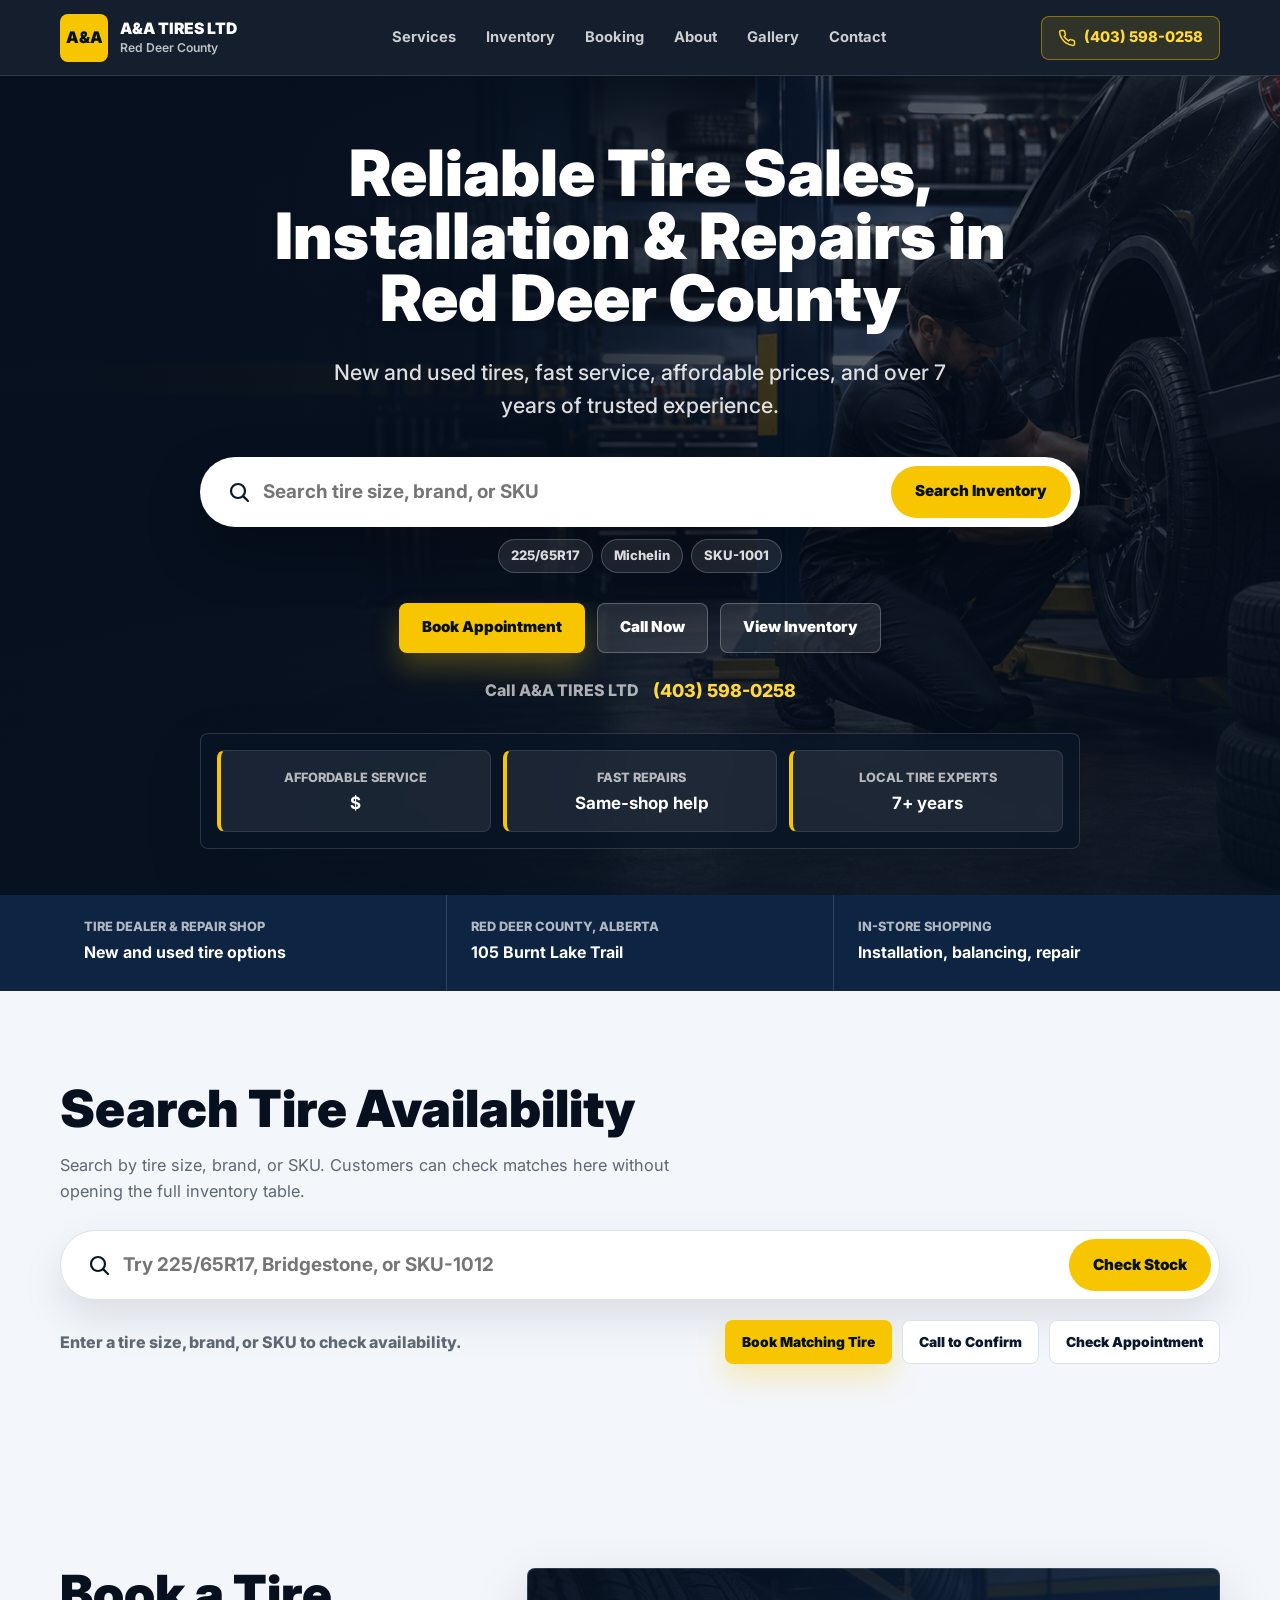
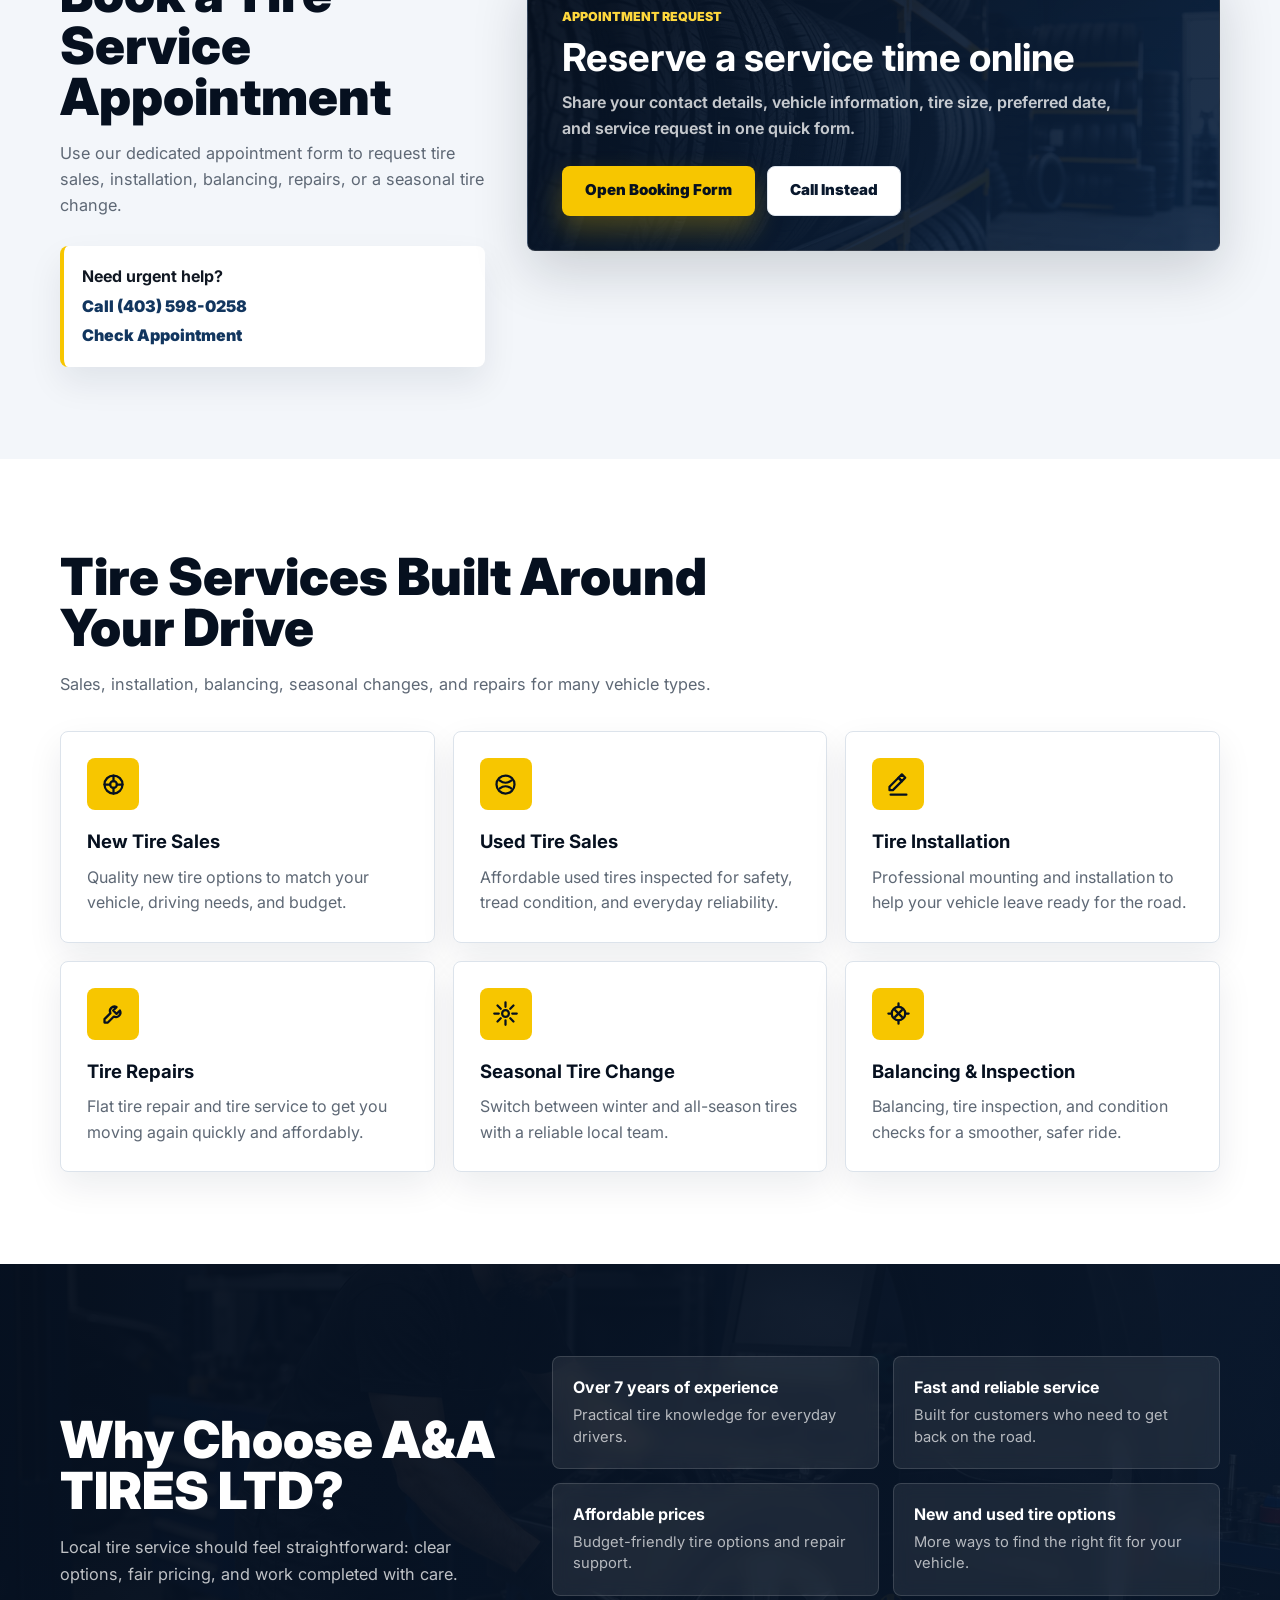
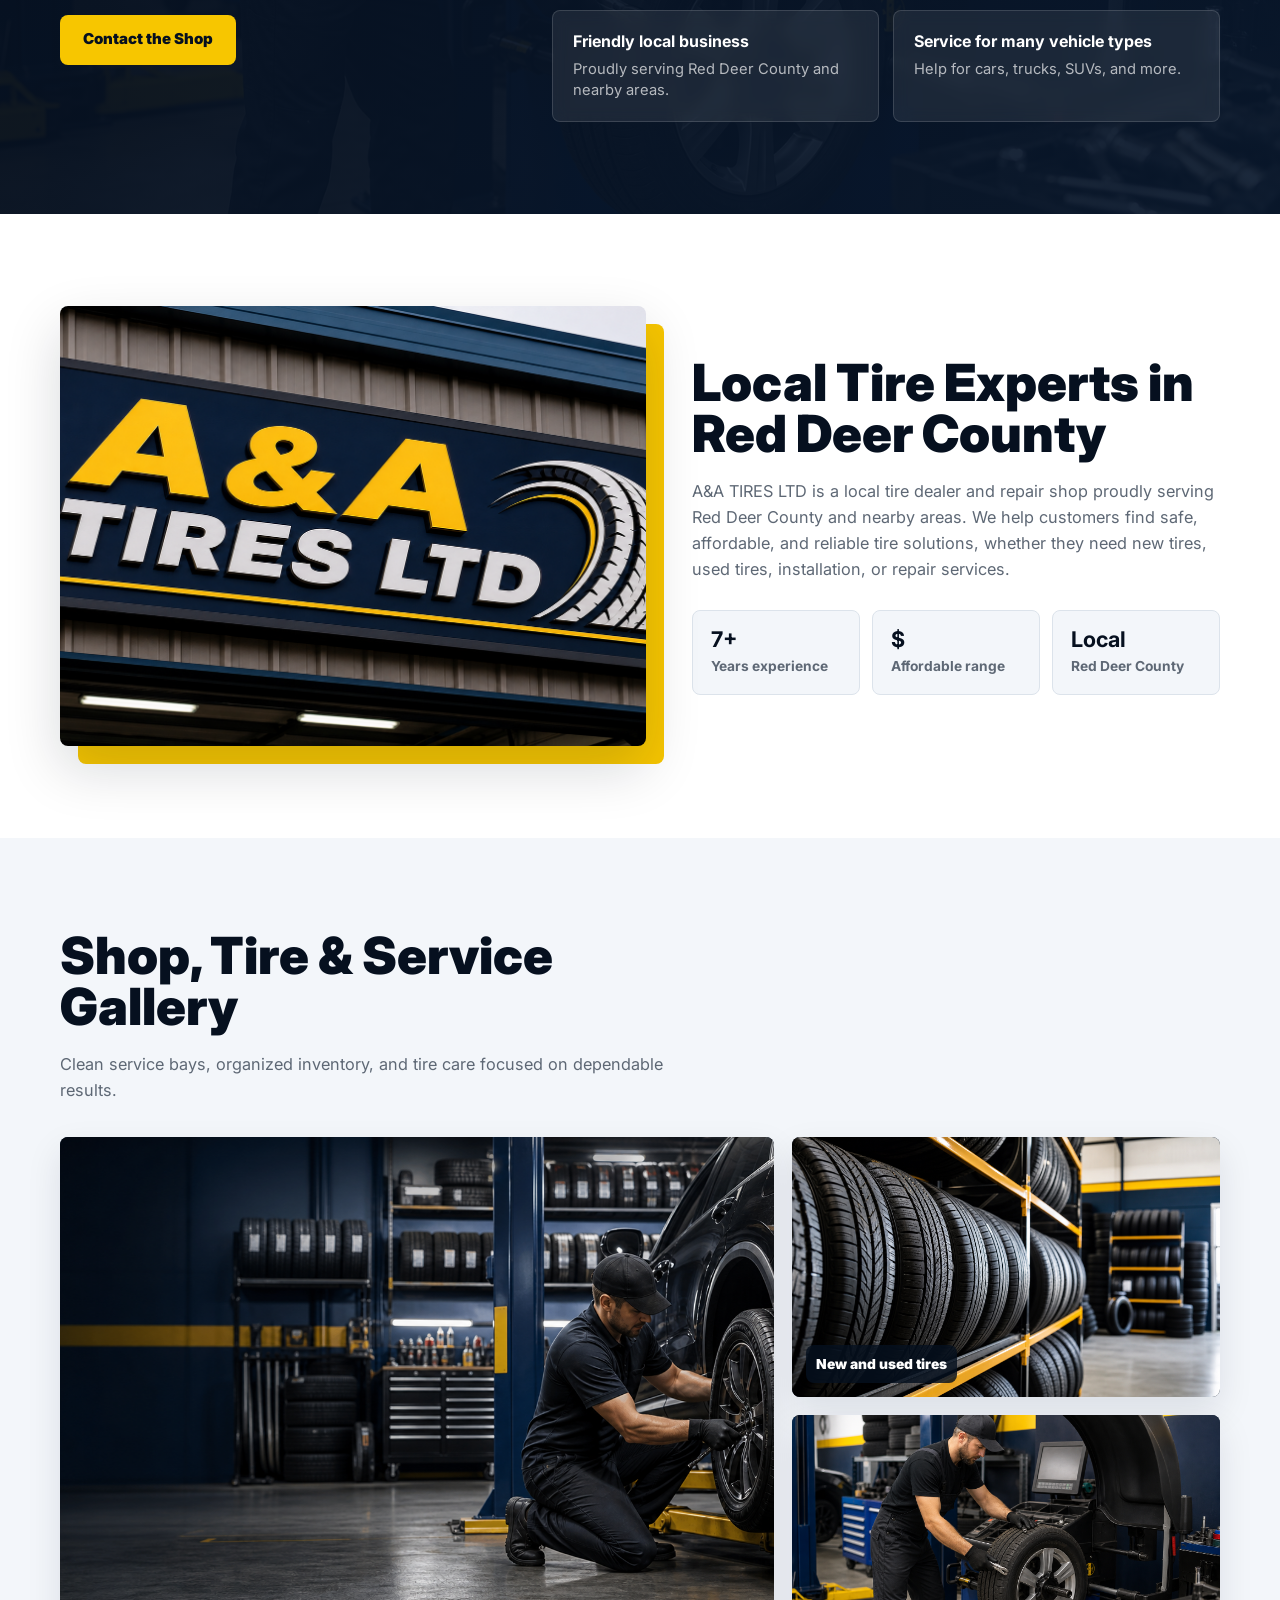
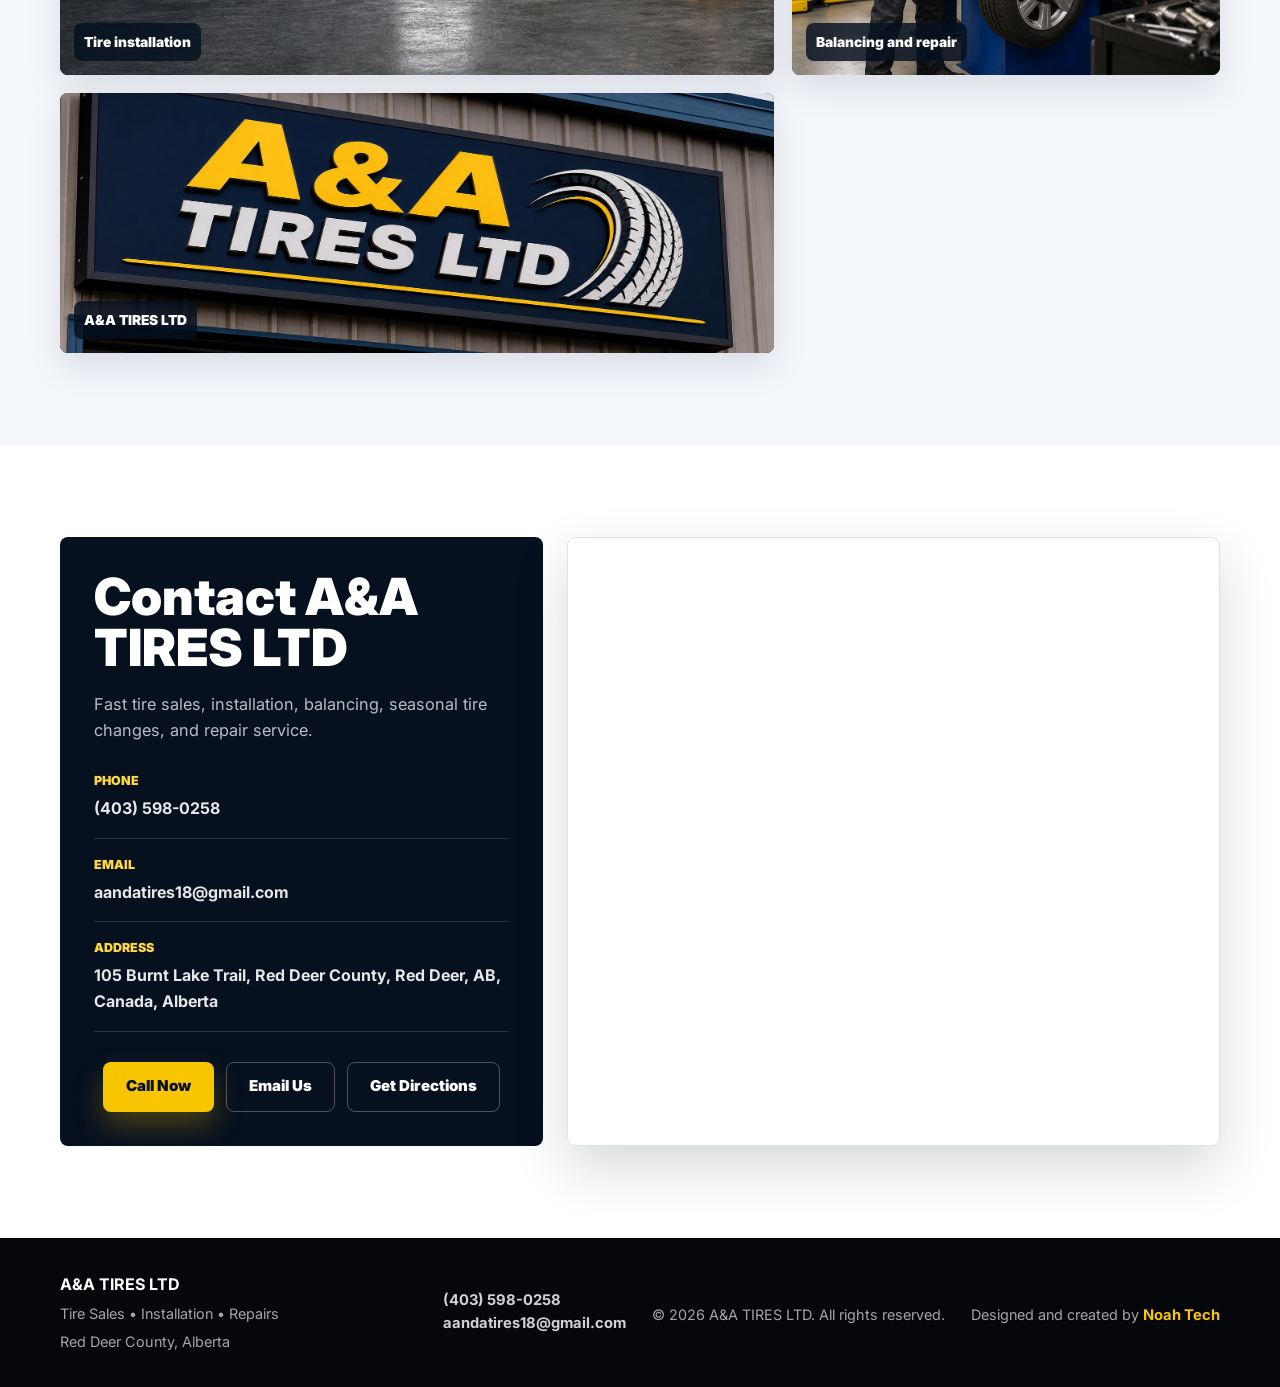
<file: index.html>
<!DOCTYPE html>
<html lang="en">
  <head>
    <meta charset="UTF-8" />
    <meta name="viewport" content="width=device-width, initial-scale=1.0" />
    <meta
      name="description"
      content="A&A TIRES LTD provides new and used tire sales, installation, balancing, seasonal tire changes, and tire repairs in Red Deer County, Alberta."
    />
    <title>A&amp;A TIRES LTD | Tire Sales &amp; Repairs in Red Deer County</title>
    <link rel="preconnect" href="https://fonts.googleapis.com" />
    <link rel="preconnect" href="https://fonts.gstatic.com" crossorigin />
    <link
      href="https://fonts.googleapis.com/css2?family=Inter:wght@400;500;600;700;800;900&display=swap"
      rel="stylesheet"
    />
    <link rel="stylesheet" href="styles.css" />
  </head>
  <body>
    <header class="site-header" data-header>
      <a class="brand" href="#top" aria-label="A&A TIRES LTD home">
        <span class="brand-mark">A&amp;A</span>
        <span>
          <strong>A&amp;A TIRES LTD</strong>
          <small>Red Deer County</small>
        </span>
      </a>

      <button class="nav-toggle" type="button" aria-label="Open navigation" aria-expanded="false" data-nav-toggle>
        <span></span>
        <span></span>
        <span></span>
      </button>

      <nav class="main-nav" data-nav>
        <a href="#services">Services</a>
        <a href="#inventory">Inventory</a>
        <a href="/book-appointment">Booking</a>
        <a href="#about">About</a>
        <a href="#gallery">Gallery</a>
        <a href="#contact">Contact</a>
      </nav>

      <a class="header-call" href="tel:+14035980258" aria-label="Call A&A TIRES LTD">
        <svg aria-hidden="true" viewBox="0 0 24 24">
          <path d="M22 16.9v3a2 2 0 0 1-2.18 2 19.8 19.8 0 0 1-8.63-3.07 19.5 19.5 0 0 1-6-6A19.8 19.8 0 0 1 2.12 4.18 2 2 0 0 1 4.11 2h3a2 2 0 0 1 2 1.72c.13.96.35 1.9.66 2.8a2 2 0 0 1-.45 2.11L8.05 9.9a16 16 0 0 0 6.05 6.05l1.27-1.27a2 2 0 0 1 2.11-.45c.9.31 1.84.53 2.8.66A2 2 0 0 1 22 16.9Z" />
        </svg>
        (403) 598-0258
      </a>
    </header>

    <main id="top">
      <section class="hero section-dark" aria-labelledby="hero-title">
        <div class="hero-bg" role="img" aria-label="Professional tire shop garage service bay"></div>
        <div class="hero-overlay"></div>
        <div class="container hero-grid">
          <div class="hero-copy">
            <h1 id="hero-title">Reliable Tire Sales, Installation &amp; Repairs in Red Deer County</h1>
            <p>
              New and used tires, fast service, affordable prices, and over 7 years of trusted
              experience.
            </p>
            <form class="inventory-search hero-search" id="heroInventorySearch" role="search" aria-label="Search tire availability">
              <label class="sr-only" for="heroInventoryInput">Search tire availability</label>
              <div class="search-shell">
                <svg aria-hidden="true" viewBox="0 0 24 24">
                  <path d="m21 21-4.35-4.35" />
                  <circle cx="11" cy="11" r="7" />
                </svg>
                <input
                  id="heroInventoryInput"
                  type="search"
                  name="tireSearch"
                  placeholder="Search tire size, brand, or SKU"
                  autocomplete="off"
                />
                <button type="submit">Search Inventory</button>
              </div>
              <div class="search-examples" aria-label="Example searches">
                <button type="button" data-search-chip="225/65R17">225/65R17</button>
                <button type="button" data-search-chip="Michelin">Michelin</button>
                <button type="button" data-search-chip="SKU-1001">SKU-1001</button>
              </div>
            </form>
            <div class="hero-actions">
              <a class="btn btn-primary" href="/book-appointment">Book Appointment</a>
              <a class="btn btn-secondary" href="tel:+14035980258">Call Now</a>
              <a class="btn btn-secondary" href="#inventory">View Inventory</a>
            </div>
            <div class="hero-phone">
              <span>Call A&amp;A TIRES LTD</span>
              <a href="tel:+14035980258">(403) 598-0258</a>
            </div>
          </div>

          <aside class="trust-panel" aria-label="Service highlights">
            <div class="trust-badge">
              <span>Affordable Service</span>
              <strong>$</strong>
            </div>
            <div class="trust-badge">
              <span>Fast Repairs</span>
              <strong>Same-shop help</strong>
            </div>
            <div class="trust-badge">
              <span>Local Tire Experts</span>
              <strong>7+ years</strong>
            </div>
          </aside>
        </div>
      </section>

      <section class="quick-strip" aria-label="Business summary">
        <div class="container quick-grid">
          <div>
            <span>Tire Dealer &amp; Repair Shop</span>
            <strong>New and used tire options</strong>
          </div>
          <div>
            <span>Red Deer County, Alberta</span>
            <strong>105 Burnt Lake Trail</strong>
          </div>
          <div>
            <span>In-store shopping</span>
            <strong>Installation, balancing, repair</strong>
          </div>
        </div>
      </section>

      <section class="section inventory-section" id="inventory" aria-labelledby="inventory-title">
        <div class="container">
          <div class="inventory-head">
            <div class="section-heading">
              <h2 id="inventory-title">Search Tire Availability</h2>
              <p>Search by tire size, brand, or SKU. Customers can check matches here without opening the full inventory table.</p>
            </div>
          </div>

          <form class="inventory-search inventory-search-panel" id="inventorySearchForm" role="search" aria-label="Search live tire inventory">
            <label class="sr-only" for="inventorySearchInput">Search live tire inventory</label>
            <div class="search-shell">
              <svg aria-hidden="true" viewBox="0 0 24 24">
                <path d="m21 21-4.35-4.35" />
                <circle cx="11" cy="11" r="7" />
              </svg>
              <input
                id="inventorySearchInput"
                type="search"
                name="inventorySearch"
                placeholder="Try 225/65R17, Bridgestone, or SKU-1012"
                autocomplete="off"
              />
              <button type="submit">Check Stock</button>
            </div>
          </form>

          <div class="inventory-results-top">
            <p class="inventory-status" id="inventoryStatus" role="status" aria-live="polite">
              Enter a tire size, brand, or SKU to check availability.
            </p>
            <div class="inventory-actions">
              <a class="btn btn-primary" href="/book-appointment" id="bookInventoryMatch">Book Matching Tire</a>
              <a class="btn btn-outline" href="tel:+14035980258">Call to Confirm</a>
              <a
                class="btn btn-outline"
                href="/check-appointment"
                data-appointment-checker
              >
                Check Appointment
              </a>
            </div>
          </div>

          <div class="inventory-results" id="inventoryResults" aria-live="polite"></div>
        </div>
      </section>

      <section class="section booking-section" id="booking" aria-labelledby="booking-title">
        <div class="container booking-layout">
          <div class="section-intro">
            <h2 id="booking-title">Book a Tire Service Appointment</h2>
            <p>
              Use our dedicated appointment form to request tire sales, installation, balancing,
              repairs, or a seasonal tire change.
            </p>
            <div class="booking-note">
              <strong>Need urgent help?</strong>
              <a href="tel:+14035980258">Call (403) 598-0258</a>
              <a
                class="appointment-checker-link"
                href="/check-appointment"
                data-appointment-checker
              >
                Check Appointment
              </a>
            </div>
          </div>

          <div class="booking-cta-card">
            <div>
              <span>Appointment request</span>
              <h3>Reserve a service time online</h3>
              <p>
                Share your contact details, vehicle information, tire size, preferred date, and
                service request in one quick form.
              </p>
            </div>
            <div class="booking-cta-actions">
              <a class="btn btn-primary" href="/book-appointment">Open Booking Form</a>
              <a class="btn btn-outline" href="tel:+14035980258">Call Instead</a>
            </div>
          </div>
        </div>
      </section>

      <section class="section services-section" id="services" aria-labelledby="services-title">
        <div class="container">
          <div class="section-heading">
            <h2 id="services-title">Tire Services Built Around Your Drive</h2>
            <p>Sales, installation, balancing, seasonal changes, and repairs for many vehicle types.</p>
          </div>

          <div class="services-grid">
            <article class="service-card">
              <span class="service-icon" aria-hidden="true">
                <svg viewBox="0 0 24 24"><circle cx="12" cy="12" r="8" /><circle cx="12" cy="12" r="3" /><path d="M12 4v5M12 15v5M4 12h5M15 12h5" /></svg>
              </span>
              <h3>New Tire Sales</h3>
              <p>Quality new tire options to match your vehicle, driving needs, and budget.</p>
            </article>
            <article class="service-card">
              <span class="service-icon" aria-hidden="true">
                <svg viewBox="0 0 24 24"><circle cx="12" cy="12" r="8" /><path d="M7 8.5c3 2.4 7 2.4 10 0M7 15.5c3-2.4 7-2.4 10 0" /></svg>
              </span>
              <h3>Used Tire Sales</h3>
              <p>Affordable used tires inspected for safety, tread condition, and everyday reliability.</p>
            </article>
            <article class="service-card">
              <span class="service-icon" aria-hidden="true">
                <svg viewBox="0 0 24 24"><path d="M4 17h3l8-8-3-3-8 8v3Z" /><path d="m12 6 3-3 3 3-3 3Z" /><path d="M5 21h14" /></svg>
              </span>
              <h3>Tire Installation</h3>
              <p>Professional mounting and installation to help your vehicle leave ready for the road.</p>
            </article>
            <article class="service-card">
              <span class="service-icon" aria-hidden="true">
                <svg viewBox="0 0 24 24"><path d="M14.7 6.3a4 4 0 0 0-5.4 5.4L4 17v3h3l5.3-5.3a4 4 0 0 0 5.4-5.4l-3 3-3-3 3-3Z" /></svg>
              </span>
              <h3>Tire Repairs</h3>
              <p>Flat tire repair and tire service to get you moving again quickly and affordably.</p>
            </article>
            <article class="service-card">
              <span class="service-icon" aria-hidden="true">
                <svg viewBox="0 0 24 24"><path d="M12 2v4M12 18v4M4.93 4.93l2.83 2.83M16.24 16.24l2.83 2.83M2 12h4M18 12h4M4.93 19.07l2.83-2.83M16.24 7.76l2.83-2.83" /><circle cx="12" cy="12" r="3" /></svg>
              </span>
              <h3>Seasonal Tire Change</h3>
              <p>Switch between winter and all-season tires with a reliable local team.</p>
            </article>
            <article class="service-card">
              <span class="service-icon" aria-hidden="true">
                <svg viewBox="0 0 24 24"><path d="M12 3v3M12 18v3M3 12h3M18 12h3" /><circle cx="12" cy="12" r="6" /><path d="m15 9-6 6M9 9l6 6" /></svg>
              </span>
              <h3>Balancing &amp; Inspection</h3>
              <p>Balancing, tire inspection, and condition checks for a smoother, safer ride.</p>
            </article>
          </div>
        </div>
      </section>

      <section class="section why-section" aria-labelledby="why-title">
        <div class="container why-grid">
          <div class="why-copy">
            <h2 id="why-title">Why Choose A&amp;A TIRES LTD?</h2>
            <p>
              Local tire service should feel straightforward: clear options, fair pricing, and work
              completed with care.
            </p>
            <a class="btn btn-dark" href="#contact">Contact the Shop</a>
          </div>
          <div class="why-list">
            <div><strong>Over 7 years of experience</strong><span>Practical tire knowledge for everyday drivers.</span></div>
            <div><strong>Fast and reliable service</strong><span>Built for customers who need to get back on the road.</span></div>
            <div><strong>Affordable prices</strong><span>Budget-friendly tire options and repair support.</span></div>
            <div><strong>New and used tire options</strong><span>More ways to find the right fit for your vehicle.</span></div>
            <div><strong>Friendly local business</strong><span>Proudly serving Red Deer County and nearby areas.</span></div>
            <div><strong>Service for many vehicle types</strong><span>Help for cars, trucks, SUVs, and more.</span></div>
          </div>
        </div>
      </section>

      <section class="section about-section" id="about" aria-labelledby="about-title">
        <div class="container about-grid">
          <div class="about-media">
            <img src="assets/shop-sign.png" alt="A&A TIRES LTD business sign" />
          </div>
          <div class="about-copy">
            <h2 id="about-title">Local Tire Experts in Red Deer County</h2>
            <p>
              A&amp;A TIRES LTD is a local tire dealer and repair shop proudly serving Red Deer County
              and nearby areas. We help customers find safe, affordable, and reliable tire solutions,
              whether they need new tires, used tires, installation, or repair services.
            </p>
            <div class="about-stats" aria-label="Shop highlights">
              <div><strong>7+</strong><span>Years experience</span></div>
              <div><strong>$</strong><span>Affordable range</span></div>
              <div><strong>Local</strong><span>Red Deer County</span></div>
            </div>
          </div>
        </div>
      </section>

      <section class="section gallery-section" id="gallery" aria-labelledby="gallery-title">
        <div class="container">
          <div class="section-heading">
            <h2 id="gallery-title">Shop, Tire &amp; Service Gallery</h2>
            <p>Clean service bays, organized inventory, and tire care focused on dependable results.</p>
          </div>
          <div class="gallery-grid">
            <figure>
              <img src="assets/hero-garage.png" alt="A clean tire shop garage with a vehicle service bay" />
              <figcaption>Tire installation</figcaption>
            </figure>
            <figure>
              <img src="assets/tire-inventory.png" alt="Organized tire inventory on shop racks" />
              <figcaption>New and used tires</figcaption>
            </figure>
            <figure>
              <img src="assets/service-bay.png" alt="Mechanic working on tire balancing and repair service" />
              <figcaption>Balancing and repair</figcaption>
            </figure>
            <figure>
              <img src="assets/shop-sign.png" alt="A&A TIRES LTD sign style image" />
              <figcaption>A&amp;A TIRES LTD</figcaption>
            </figure>
          </div>
        </div>
      </section>

      <section class="section contact-section" id="contact" aria-labelledby="contact-title">
        <div class="container contact-grid">
          <div class="contact-card">
            <h2 id="contact-title">Contact A&amp;A TIRES LTD</h2>
            <p>Fast tire sales, installation, balancing, seasonal tire changes, and repair service.</p>

            <dl class="contact-list">
              <div>
                <dt>Phone</dt>
                <dd><a href="tel:+14035980258">(403) 598-0258</a></dd>
              </div>
              <div>
                <dt>Email</dt>
                <dd><a href="mailto:aandatires18@gmail.com">aandatires18@gmail.com</a></dd>
              </div>
              <div>
                <dt>Address</dt>
                <dd>105 Burnt Lake Trail, Red Deer County, Red Deer, AB, Canada, Alberta</dd>
              </div>
            </dl>

            <div class="contact-actions">
              <a class="btn btn-primary" href="tel:+14035980258">Call Now</a>
              <a class="btn btn-outline" href="mailto:aandatires18@gmail.com">Email Us</a>
              <a
                class="btn btn-outline"
                href="https://www.google.com/maps/search/?api=1&query=105%20Burnt%20Lake%20Trail%2C%20Red%20Deer%20County%2C%20Red%20Deer%2C%20AB%2C%20Canada%2C%20Alberta"
                target="_blank"
                rel="noopener noreferrer"
              >
                Get Directions
              </a>
            </div>
          </div>

          <div class="map-panel" aria-label="Map location for A&A TIRES LTD">
            <iframe
              title="Map to A&A TIRES LTD"
              loading="lazy"
              referrerpolicy="no-referrer-when-downgrade"
              src="https://www.google.com/maps?q=105%20Burnt%20Lake%20Trail%2C%20Red%20Deer%20County%2C%20Red%20Deer%2C%20AB%2C%20Canada%2C%20Alberta&output=embed"
            ></iframe>
          </div>
        </div>
      </section>
    </main>

    <footer class="site-footer">
      <div class="container footer-grid">
        <div>
          <strong>A&amp;A TIRES LTD</strong>
          <p>Tire Sales &bull; Installation &bull; Repairs</p>
          <p>Red Deer County, Alberta</p>
        </div>
        <div>
          <a href="tel:+14035980258">(403) 598-0258</a>
          <a href="mailto:aandatires18@gmail.com">aandatires18@gmail.com</a>
        </div>
        <p>&copy; <span id="year"></span> A&amp;A TIRES LTD. All rights reserved.</p>
        <p class="footer-credit">
          Designed and created by
          <a href="https://noahtech.ca" target="_blank" rel="noopener noreferrer">Noah Tech</a>
        </p>
      </div>
    </footer>

    <a class="floating-call" href="tel:+14035980258" aria-label="Call A&A TIRES LTD">
      <svg aria-hidden="true" viewBox="0 0 24 24">
        <path d="M22 16.9v3a2 2 0 0 1-2.18 2 19.8 19.8 0 0 1-8.63-3.07 19.5 19.5 0 0 1-6-6A19.8 19.8 0 0 1 2.12 4.18 2 2 0 0 1 4.11 2h3a2 2 0 0 1 2 1.72c.13.96.35 1.9.66 2.8a2 2 0 0 1-.45 2.11L8.05 9.9a16 16 0 0 0 6.05 6.05l1.27-1.27a2 2 0 0 1 2.11-.45c.9.31 1.84.53 2.8.66A2 2 0 0 1 22 16.9Z" />
      </svg>
      Call
    </a>

    <script src="https://cdn.jotfor.ms/agent/embedjs/019e48dc02a77f1aa743bcb5d570fd6ad746/embed.js?autoOpenChatIn=1"></script>
    <script src="script.js"></script>
  </body>
</html>
</file>
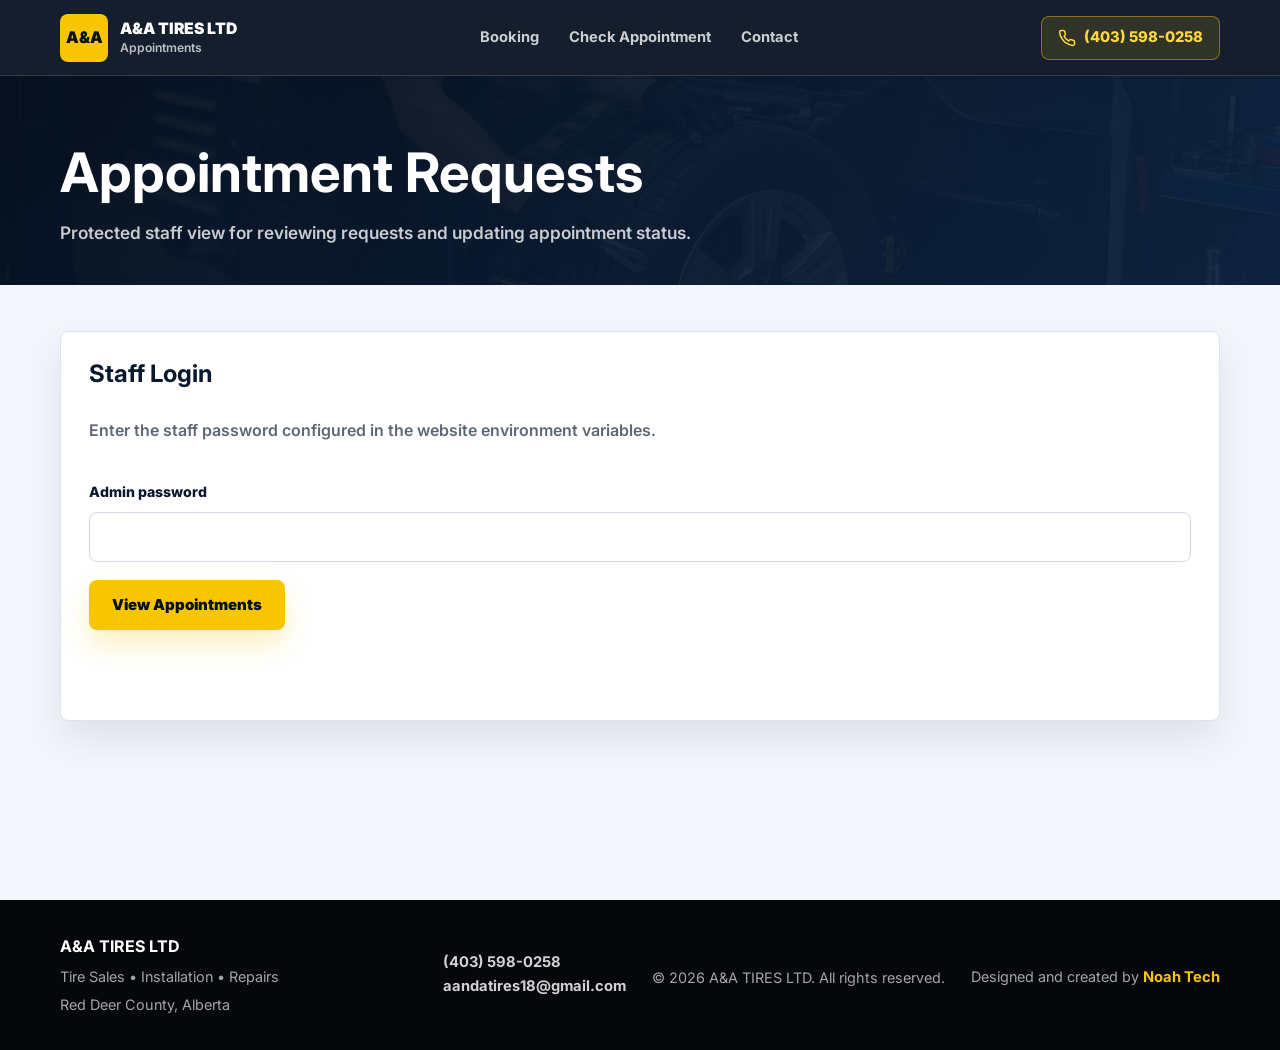
<file: admin-appointments.html>
<!DOCTYPE html>
<html lang="en">
  <head>
    <meta charset="UTF-8" />
    <meta name="viewport" content="width=device-width, initial-scale=1.0" />
    <meta name="robots" content="noindex,nofollow" />
    <title>Appointments Admin | A&amp;A TIRES LTD</title>
    <link rel="preconnect" href="https://fonts.googleapis.com" />
    <link rel="preconnect" href="https://fonts.gstatic.com" crossorigin />
    <link
      href="https://fonts.googleapis.com/css2?family=Inter:wght@400;500;600;700;800;900&display=swap"
      rel="stylesheet"
    />
    <link rel="stylesheet" href="/styles.css" />
  </head>
  <body>
    <header class="site-header" data-header>
      <a class="brand" href="/" aria-label="A&A TIRES LTD home">
        <span class="brand-mark">A&amp;A</span>
        <span>
          <strong>A&amp;A TIRES LTD</strong>
          <small>Appointments</small>
        </span>
      </a>

      <button class="nav-toggle" type="button" aria-label="Open navigation" aria-expanded="false" data-nav-toggle>
        <span></span>
        <span></span>
        <span></span>
      </button>

      <nav class="main-nav" data-nav>
        <a href="/book-appointment">Booking</a>
        <a href="/check-appointment">Check Appointment</a>
        <a href="/#contact">Contact</a>
      </nav>

      <a class="header-call" href="tel:+14035980258" aria-label="Call A&A TIRES LTD">
        <svg aria-hidden="true" viewBox="0 0 24 24">
          <path d="M22 16.9v3a2 2 0 0 1-2.18 2 19.8 19.8 0 0 1-8.63-3.07 19.5 19.5 0 0 1-6-6A19.8 19.8 0 0 1 2.12 4.18 2 2 0 0 1 4.11 2h3a2 2 0 0 1 2 1.72c.13.96.35 1.9.66 2.8a2 2 0 0 1-.45 2.11L8.05 9.9a16 16 0 0 0 6.05 6.05l1.27-1.27a2 2 0 0 1 2.11-.45c.9.31 1.84.53 2.8.66A2 2 0 0 1 22 16.9Z" />
        </svg>
        (403) 598-0258
      </a>
    </header>

    <main class="utility-main">
      <section class="utility-hero" aria-labelledby="admin-title">
        <div class="container">
          <h1 id="admin-title">Appointment Requests</h1>
          <p>Protected staff view for reviewing requests and updating appointment status.</p>
        </div>
      </section>

      <section class="utility-section">
        <div class="container admin-layout">
          <form class="utility-card admin-login" id="adminLoginForm">
            <h2>Staff Login</h2>
            <p>Enter the staff password configured in the website environment variables.</p>
            <label>
              Admin password
              <input type="password" name="password" autocomplete="current-password" required />
            </label>
            <div class="admin-actions">
              <button class="btn btn-primary" type="submit">View Appointments</button>
              <button class="btn btn-outline" type="button" id="adminLogoutButton" hidden>Sign Out</button>
            </div>
            <p class="form-message" id="adminMessage" role="status" aria-live="polite"></p>
          </form>

          <section class="utility-card admin-panel" id="adminPanel" hidden>
            <form class="admin-toolbar" id="adminFilterForm">
              <label>
                Filter by date
                <input type="date" name="date" />
              </label>
              <label>
                Filter by status
                <select name="status">
                  <option value="">All statuses</option>
                  <option>Pending</option>
                  <option>Confirmed</option>
                  <option>Completed</option>
                  <option>Cancelled</option>
                </select>
              </label>
              <label>
                Refresh
                <button class="btn btn-primary" type="submit">Load Appointments</button>
              </label>
            </form>
            <div class="admin-table-wrap" id="appointmentsTableWrap">
              <div class="empty-state">Appointments will load after staff login.</div>
            </div>
          </section>
        </div>
      </section>
    </main>

    <footer class="site-footer">
      <div class="container footer-grid">
        <div>
          <strong>A&amp;A TIRES LTD</strong>
          <p>Tire Sales &bull; Installation &bull; Repairs</p>
          <p>Red Deer County, Alberta</p>
        </div>
        <div>
          <a href="tel:+14035980258">(403) 598-0258</a>
          <a href="mailto:aandatires18@gmail.com">aandatires18@gmail.com</a>
        </div>
        <p>&copy; <span id="year"></span> A&amp;A TIRES LTD. All rights reserved.</p>
        <p class="footer-credit">
          Designed and created by
          <a href="https://noahtech.ca" target="_blank" rel="noopener noreferrer">Noah Tech</a>
        </p>
      </div>
    </footer>

    <script src="/admin-appointments.js"></script>
  </body>
</html>
</file>
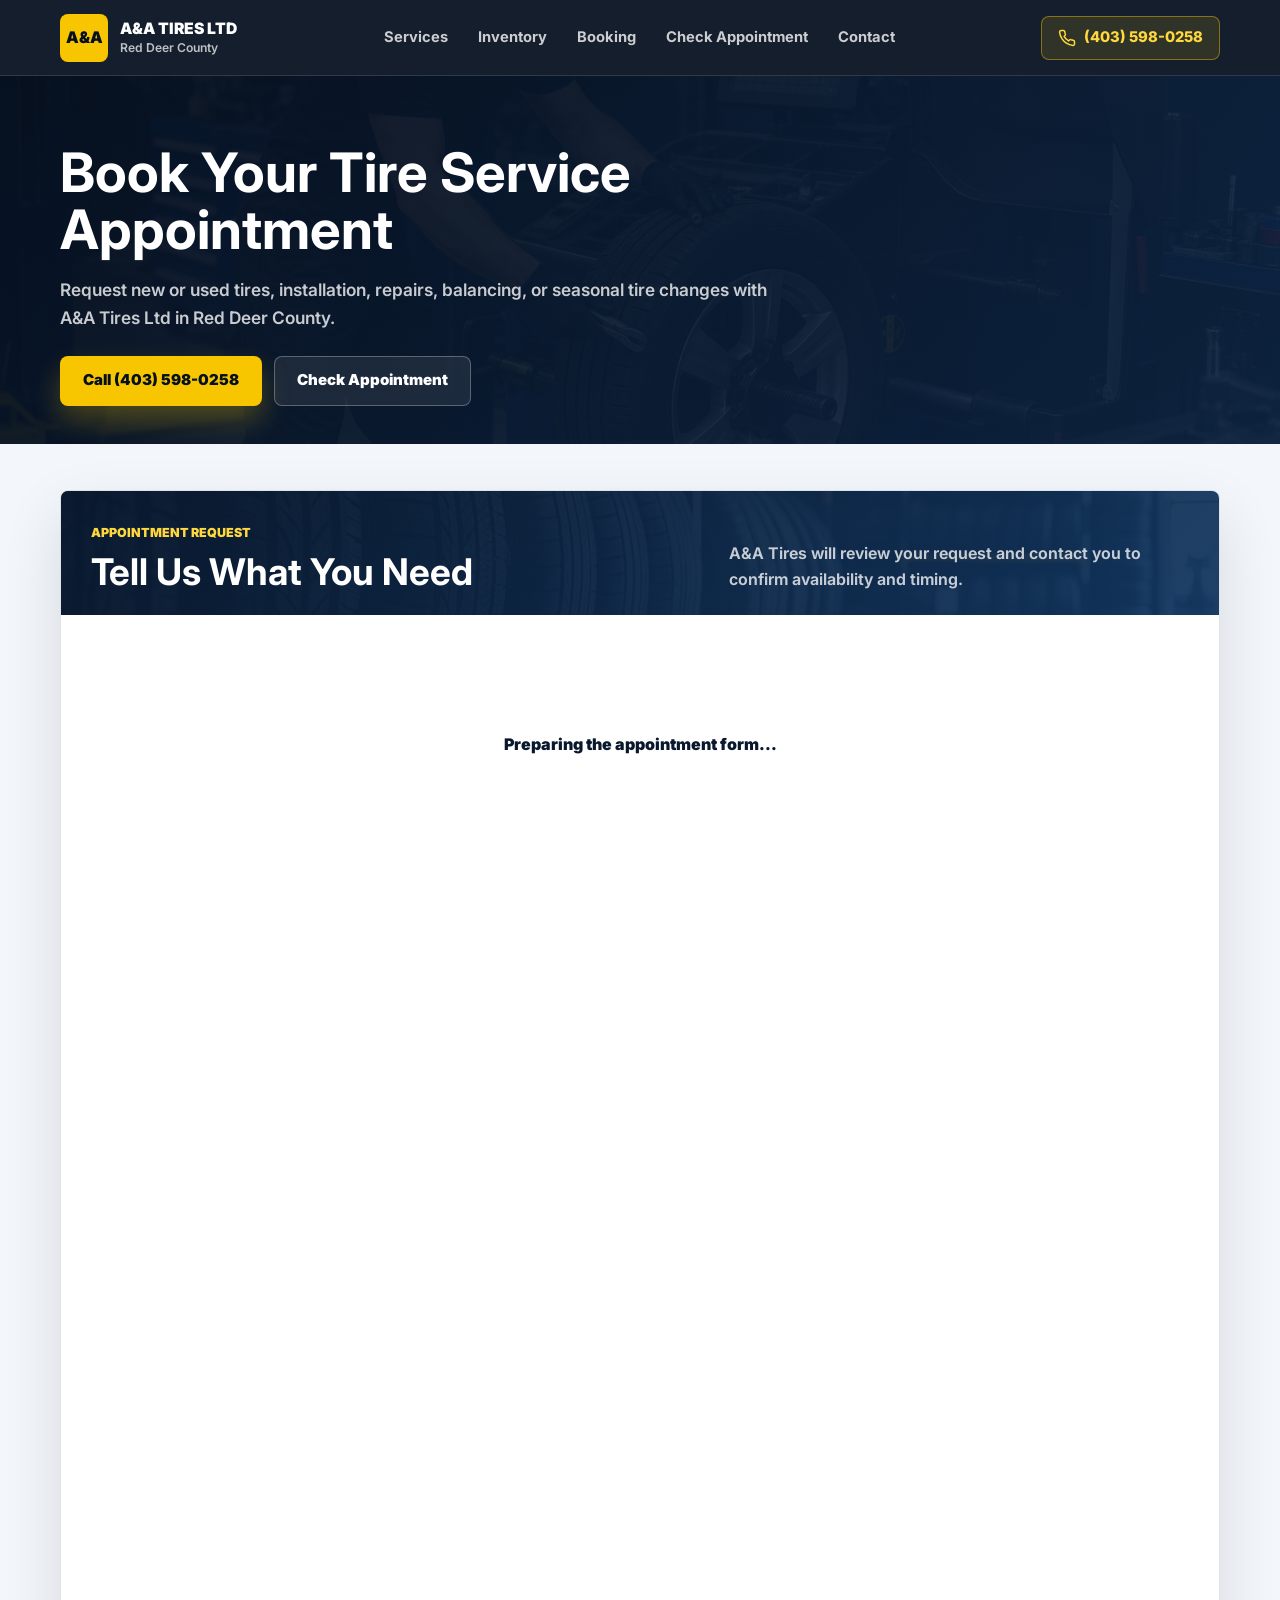
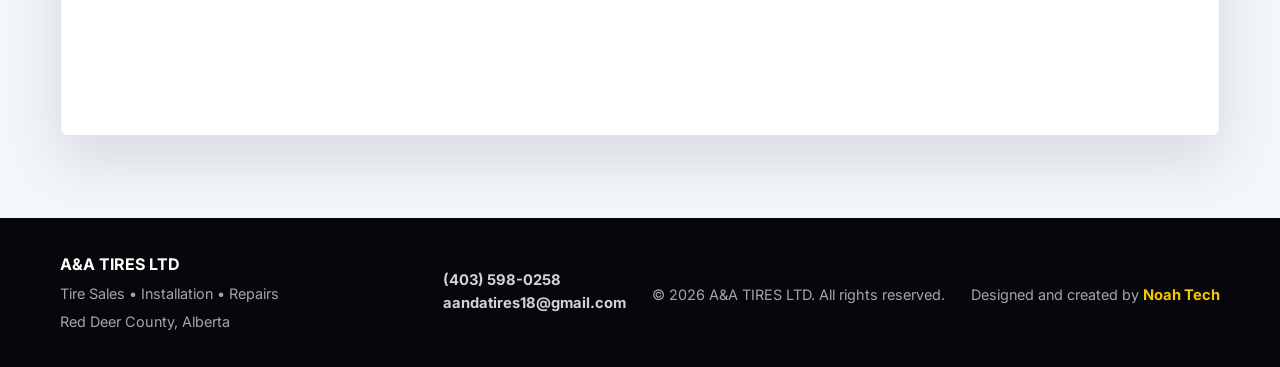
<file: book-appointment.html>
<!DOCTYPE html>
<html lang="en">
  <head>
    <meta charset="UTF-8" />
    <meta name="viewport" content="width=device-width, initial-scale=1.0" />
    <meta
      name="description"
      content="Book a tire sales, installation, repair, balancing, or seasonal tire change appointment with A&A Tires Ltd in Red Deer County."
    />
    <title>Book Appointment | A&amp;A TIRES LTD</title>
    <link rel="preconnect" href="https://fonts.googleapis.com" />
    <link rel="preconnect" href="https://fonts.gstatic.com" crossorigin />
    <link
      href="https://fonts.googleapis.com/css2?family=Inter:wght@400;500;600;700;800;900&display=swap"
      rel="stylesheet"
    />
    <link rel="stylesheet" href="/styles.css" />
  </head>
  <body>
    <header class="site-header" data-header>
      <a class="brand" href="/" aria-label="A&A TIRES LTD home">
        <span class="brand-mark">A&amp;A</span>
        <span>
          <strong>A&amp;A TIRES LTD</strong>
          <small>Red Deer County</small>
        </span>
      </a>

      <button class="nav-toggle" type="button" aria-label="Open navigation" aria-expanded="false" data-nav-toggle>
        <span></span>
        <span></span>
        <span></span>
      </button>

      <nav class="main-nav" data-nav>
        <a href="/#services">Services</a>
        <a href="/#inventory">Inventory</a>
        <a href="/book-appointment" aria-current="page">Booking</a>
        <a href="/check-appointment">Check Appointment</a>
        <a href="/#contact">Contact</a>
      </nav>

      <a class="header-call" href="tel:+14035980258" aria-label="Call A&A TIRES LTD">
        <svg aria-hidden="true" viewBox="0 0 24 24">
          <path d="M22 16.9v3a2 2 0 0 1-2.18 2 19.8 19.8 0 0 1-8.63-3.07 19.5 19.5 0 0 1-6-6A19.8 19.8 0 0 1 2.12 4.18 2 2 0 0 1 4.11 2h3a2 2 0 0 1 2 1.72c.13.96.35 1.9.66 2.8a2 2 0 0 1-.45 2.11L8.05 9.9a16 16 0 0 0 6.05 6.05l1.27-1.27a2 2 0 0 1 2.11-.45c.9.31 1.84.53 2.8.66A2 2 0 0 1 22 16.9Z" />
        </svg>
        (403) 598-0258
      </a>
    </header>

    <main class="utility-main booking-page">
      <section class="utility-hero booking-hero" aria-labelledby="book-title">
        <div class="container">
          <h1 id="book-title">Book Your Tire Service Appointment</h1>
          <p>
            Request new or used tires, installation, repairs, balancing, or seasonal tire changes
            with A&amp;A Tires Ltd in Red Deer County.
          </p>
          <div class="utility-hero-actions">
            <a class="btn btn-primary" href="tel:+14035980258">Call (403) 598-0258</a>
            <a class="btn btn-outline light" href="/check-appointment">Check Appointment</a>
          </div>
        </div>
      </section>

      <section class="appointment-embed-section" aria-labelledby="appointment-form-title">
        <div class="container appointment-shell">
          <div class="appointment-shell-head">
            <div>
              <span>Appointment request</span>
              <h2 id="appointment-form-title">Tell Us What You Need</h2>
            </div>
            <p>
              A&amp;A Tires will review your request and contact you to confirm availability and
              timing.
            </p>
          </div>

          <div class="appointment-frame-wrap">
            <div class="appointment-loading" id="appointmentLoading" role="status" aria-live="polite">
              Preparing the appointment form...
            </div>
            <iframe
              id="JotFormIFrame-261509274962060"
              title="A&A Tires appointment booking form"
              src="https://form.jotform.com/261509274962060"
              allow="geolocation; microphone; camera; fullscreen"
              allowtransparency="true"
              frameborder="0"
              scrolling="no"
            ></iframe>
          </div>
        </div>
      </section>
    </main>

    <footer class="site-footer">
      <div class="container footer-grid">
        <div>
          <strong>A&amp;A TIRES LTD</strong>
          <p>Tire Sales &bull; Installation &bull; Repairs</p>
          <p>Red Deer County, Alberta</p>
        </div>
        <div>
          <a href="tel:+14035980258">(403) 598-0258</a>
          <a href="mailto:aandatires18@gmail.com">aandatires18@gmail.com</a>
        </div>
        <p>&copy; <span id="year"></span> A&amp;A TIRES LTD. All rights reserved.</p>
        <p class="footer-credit">
          Designed and created by
          <a href="https://noahtech.ca" target="_blank" rel="noopener noreferrer">Noah Tech</a>
        </p>
      </div>
    </footer>

    <a class="floating-call" href="tel:+14035980258" aria-label="Call A&A TIRES LTD">
      <svg aria-hidden="true" viewBox="0 0 24 24">
        <path d="M22 16.9v3a2 2 0 0 1-2.18 2 19.8 19.8 0 0 1-8.63-3.07 19.5 19.5 0 0 1-6-6A19.8 19.8 0 0 1 2.12 4.18 2 2 0 0 1 4.11 2h3a2 2 0 0 1 2 1.72c.13.96.35 1.9.66 2.8a2 2 0 0 1-.45 2.11L8.05 9.9a16 16 0 0 0 6.05 6.05l1.27-1.27a2 2 0 0 1 2.11-.45c.9.31 1.84.53 2.8.66A2 2 0 0 1 22 16.9Z" />
      </svg>
      Call
    </a>

    <script src="https://cdn.jotfor.ms/s/umd/latest/for-form-embed-handler.js"></script>
    <script src="/book-appointment.js"></script>
  </body>
</html>
</file>
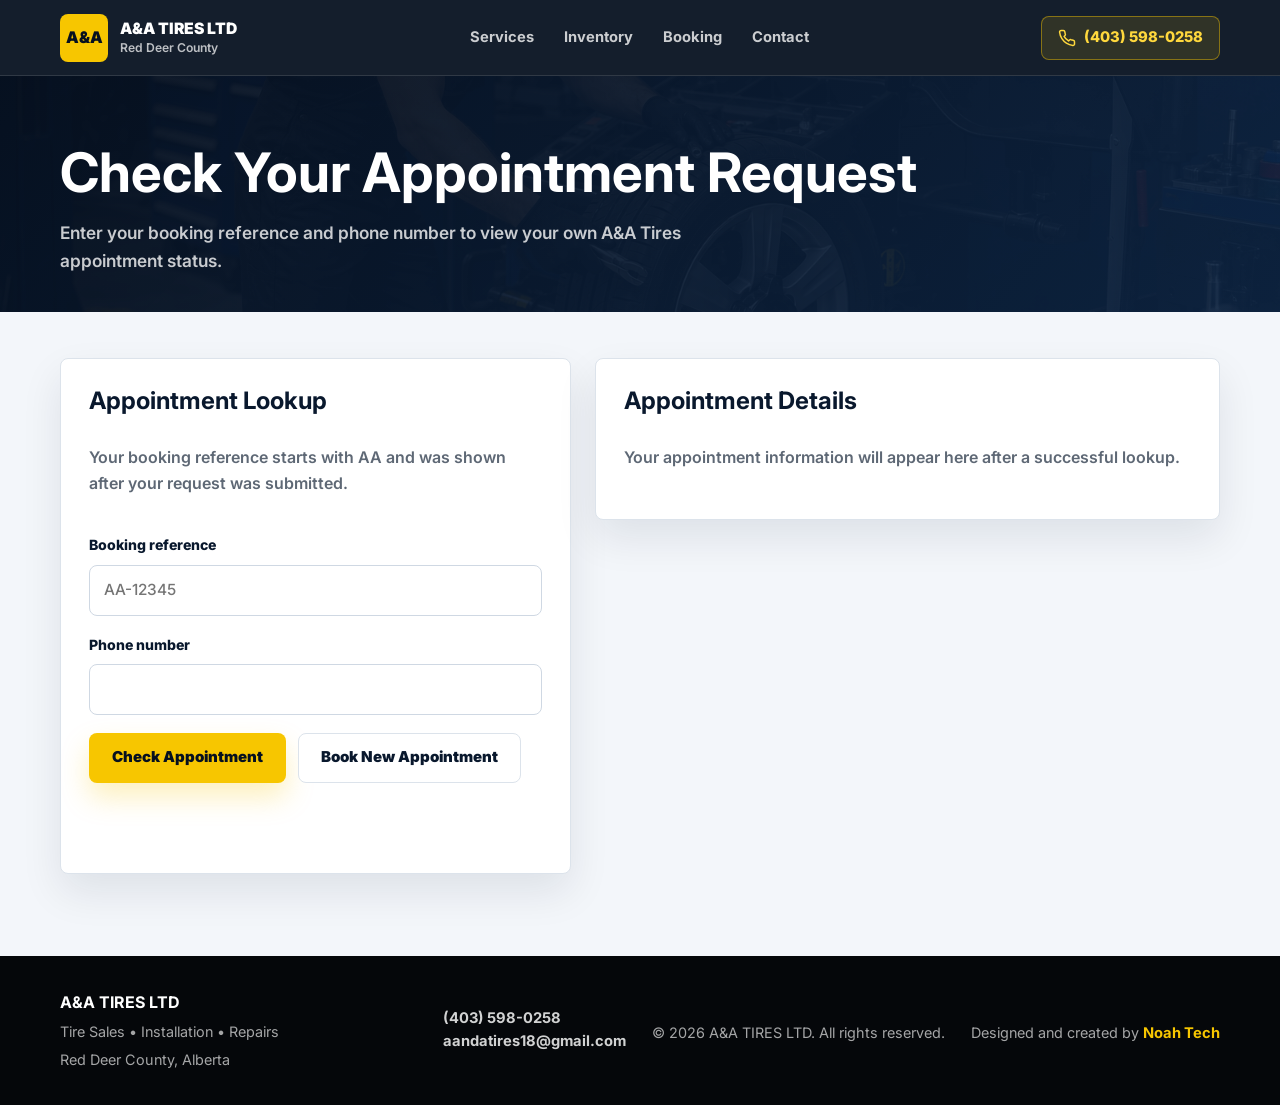
<file: check-appointment.html>
<!DOCTYPE html>
<html lang="en">
  <head>
    <meta charset="UTF-8" />
    <meta name="viewport" content="width=device-width, initial-scale=1.0" />
    <meta
      name="description"
      content="Check an A&A Tires Ltd appointment request using your booking reference and phone number."
    />
    <title>Check Appointment | A&amp;A TIRES LTD</title>
    <link rel="preconnect" href="https://fonts.googleapis.com" />
    <link rel="preconnect" href="https://fonts.gstatic.com" crossorigin />
    <link
      href="https://fonts.googleapis.com/css2?family=Inter:wght@400;500;600;700;800;900&display=swap"
      rel="stylesheet"
    />
    <link rel="stylesheet" href="styles.css" />
  </head>
  <body>
    <header class="site-header" data-header>
      <a class="brand" href="/" aria-label="A&A TIRES LTD home">
        <span class="brand-mark">A&amp;A</span>
        <span>
          <strong>A&amp;A TIRES LTD</strong>
          <small>Red Deer County</small>
        </span>
      </a>

      <button class="nav-toggle" type="button" aria-label="Open navigation" aria-expanded="false" data-nav-toggle>
        <span></span>
        <span></span>
        <span></span>
      </button>

      <nav class="main-nav" data-nav>
        <a href="/#services">Services</a>
        <a href="/#inventory">Inventory</a>
        <a href="/book-appointment">Booking</a>
        <a href="/#contact">Contact</a>
      </nav>

      <a class="header-call" href="tel:+14035980258" aria-label="Call A&A TIRES LTD">
        <svg aria-hidden="true" viewBox="0 0 24 24">
          <path d="M22 16.9v3a2 2 0 0 1-2.18 2 19.8 19.8 0 0 1-8.63-3.07 19.5 19.5 0 0 1-6-6A19.8 19.8 0 0 1 2.12 4.18 2 2 0 0 1 4.11 2h3a2 2 0 0 1 2 1.72c.13.96.35 1.9.66 2.8a2 2 0 0 1-.45 2.11L8.05 9.9a16 16 0 0 0 6.05 6.05l1.27-1.27a2 2 0 0 1 2.11-.45c.9.31 1.84.53 2.8.66A2 2 0 0 1 22 16.9Z" />
        </svg>
        (403) 598-0258
      </a>
    </header>

    <main class="utility-main">
      <section class="utility-hero" aria-labelledby="check-title">
        <div class="container">
          <h1 id="check-title">Check Your Appointment Request</h1>
          <p>Enter your booking reference and phone number to view your own A&amp;A Tires appointment status.</p>
        </div>
      </section>

      <section class="utility-section">
        <div class="container lookup-layout">
          <form class="utility-card lookup-form" id="appointmentLookupForm">
            <h2>Appointment Lookup</h2>
            <p>Your booking reference starts with AA and was shown after your request was submitted.</p>
            <label>
              Booking reference
              <input type="text" name="booking_reference" placeholder="AA-12345" autocomplete="off" required />
            </label>
            <label>
              Phone number
              <input type="tel" name="phone" autocomplete="tel" required />
            </label>
            <div class="lookup-actions">
              <button class="btn btn-primary" type="submit">Check Appointment</button>
              <a class="btn btn-outline" href="/book-appointment">Book New Appointment</a>
            </div>
            <p class="form-message" id="lookupMessage" role="status" aria-live="polite"></p>
          </form>

          <section class="utility-card result-card" id="appointmentResult" aria-live="polite">
            <h2>Appointment Details</h2>
            <p>Your appointment information will appear here after a successful lookup.</p>
          </section>
        </div>
      </section>
    </main>

    <footer class="site-footer">
      <div class="container footer-grid">
        <div>
          <strong>A&amp;A TIRES LTD</strong>
          <p>Tire Sales &bull; Installation &bull; Repairs</p>
          <p>Red Deer County, Alberta</p>
        </div>
        <div>
          <a href="tel:+14035980258">(403) 598-0258</a>
          <a href="mailto:aandatires18@gmail.com">aandatires18@gmail.com</a>
        </div>
        <p>&copy; <span id="year"></span> A&amp;A TIRES LTD. All rights reserved.</p>
        <p class="footer-credit">
          Designed and created by
          <a href="https://noahtech.ca" target="_blank" rel="noopener noreferrer">Noah Tech</a>
        </p>
      </div>
    </footer>

    <script src="https://cdn.jotfor.ms/agent/embedjs/019e48dc02a77f1aa743bcb5d570fd6ad746/embed.js?autoOpenChatIn=1"></script>
    <script src="check-appointment.js"></script>
  </body>
</html>
</file>
<file: styles.css>
:root {
  --navy-950: #06101f;
  --navy-900: #09182d;
  --navy-800: #0d2442;
  --navy-700: #12365f;
  --yellow-500: #f7c600;
  --yellow-400: #ffd83d;
  --ink: #101722;
  --muted: #5e6875;
  --line: #dce3eb;
  --surface: #ffffff;
  --surface-soft: #f3f6fa;
  --black: #05070a;
  --shadow: 0 22px 55px rgba(6, 16, 31, 0.16);
  --radius: 8px;
  --header-h: 76px;
}

* {
  box-sizing: border-box;
}

[hidden] {
  display: none !important;
}

html {
  scroll-behavior: smooth;
  scroll-padding-top: var(--header-h);
}

body {
  margin: 0;
  font-family: "Inter", Arial, sans-serif;
  color: var(--ink);
  background: var(--surface);
  line-height: 1.6;
}

img,
iframe {
  display: block;
  max-width: 100%;
}

a {
  color: inherit;
  text-decoration: none;
}

.sr-only {
  position: absolute;
  width: 1px;
  height: 1px;
  padding: 0;
  margin: -1px;
  overflow: hidden;
  clip: rect(0, 0, 0, 0);
  white-space: nowrap;
  border: 0;
}

button,
input,
select,
textarea {
  font: inherit;
}

.container {
  width: min(1160px, calc(100% - 40px));
  margin-inline: auto;
}

.site-header {
  position: sticky;
  top: 0;
  z-index: 50;
  min-height: var(--header-h);
  display: grid;
  grid-template-columns: auto 1fr auto;
  align-items: center;
  gap: 24px;
  padding: 12px max(20px, calc((100vw - 1160px) / 2));
  background: rgba(6, 16, 31, 0.94);
  color: #fff;
  border-bottom: 1px solid rgba(255, 255, 255, 0.12);
  backdrop-filter: blur(18px);
}

.brand {
  display: inline-flex;
  align-items: center;
  gap: 12px;
  min-width: 0;
}

.brand-mark {
  display: grid;
  place-items: center;
  width: 48px;
  height: 48px;
  background: var(--yellow-500);
  color: var(--navy-950);
  border-radius: var(--radius);
  font-weight: 900;
  letter-spacing: 0;
}

.brand strong,
.brand small {
  display: block;
  line-height: 1.1;
}

.brand strong {
  font-size: 0.98rem;
  font-weight: 900;
}

.brand small {
  margin-top: 4px;
  color: rgba(255, 255, 255, 0.72);
  font-size: 0.76rem;
  font-weight: 600;
}

.main-nav {
  justify-self: center;
  display: flex;
  align-items: center;
  gap: 6px;
}

.main-nav a {
  padding: 10px 12px;
  color: rgba(255, 255, 255, 0.78);
  font-size: 0.92rem;
  font-weight: 700;
  border-radius: var(--radius);
  transition: color 180ms ease, background 180ms ease;
}

.main-nav a:hover,
.main-nav a:focus-visible {
  color: #fff;
  background: rgba(255, 255, 255, 0.1);
}

.header-call {
  display: inline-flex;
  align-items: center;
  justify-content: center;
  gap: 8px;
  min-height: 44px;
  padding: 0 16px;
  border: 1px solid rgba(247, 198, 0, 0.44);
  border-radius: var(--radius);
  background: rgba(247, 198, 0, 0.12);
  color: var(--yellow-400);
  font-size: 0.92rem;
  font-weight: 800;
}

.header-call svg,
.floating-call svg {
  width: 18px;
  height: 18px;
  fill: none;
  stroke: currentColor;
  stroke-width: 2;
  stroke-linecap: round;
  stroke-linejoin: round;
}

.nav-toggle {
  display: none;
  width: 44px;
  height: 44px;
  padding: 0;
  border: 1px solid rgba(255, 255, 255, 0.16);
  border-radius: var(--radius);
  background: transparent;
  color: #fff;
}

.nav-toggle span {
  display: block;
  width: 20px;
  height: 2px;
  margin: 5px auto;
  background: currentColor;
  border-radius: 99px;
}

.hero {
  position: relative;
  min-height: clamp(640px, calc(100vh - var(--header-h) - 72px), 820px);
  overflow: hidden;
  color: #fff;
}

.hero-bg,
.hero-overlay {
  position: absolute;
  inset: 0;
}

.hero-bg {
  background-image: url("assets/hero-garage.png");
  background-position: center;
  background-size: cover;
}

.hero-overlay {
  background:
    linear-gradient(90deg, rgba(6, 16, 31, 0.96) 0%, rgba(6, 16, 31, 0.86) 36%, rgba(6, 16, 31, 0.46) 68%, rgba(6, 16, 31, 0.62) 100%),
    linear-gradient(180deg, rgba(6, 16, 31, 0.22), rgba(6, 16, 31, 0.74));
}

.hero-grid {
  position: relative;
  z-index: 1;
  display: grid;
  grid-template-columns: 1fr;
  align-items: center;
  justify-items: center;
  gap: 28px;
  min-height: clamp(640px, calc(100vh - var(--header-h) - 72px), 820px);
  padding-block: 66px 46px;
  text-align: center;
}

.hero-copy {
  width: min(980px, 100%);
}

.hero-copy h1 {
  max-width: 760px;
  margin-inline: auto;
  margin: 0;
  font-size: clamp(2.5rem, 5vw, 5rem);
  line-height: 0.98;
  font-weight: 900;
  letter-spacing: 0;
}

.hero-copy p {
  max-width: 620px;
  margin: 26px auto 0;
  color: rgba(255, 255, 255, 0.86);
  font-size: clamp(1.04rem, 2vw, 1.34rem);
  line-height: 1.55;
  font-weight: 500;
}

.inventory-search {
  width: 100%;
}

.hero-search {
  max-width: 880px;
  margin: 34px auto 0;
}

.search-shell {
  display: grid;
  grid-template-columns: auto minmax(0, 1fr) auto;
  align-items: center;
  gap: 12px;
  min-height: 68px;
  padding: 8px;
  border: 1px solid rgba(255, 255, 255, 0.18);
  border-radius: 999px;
  background: #fff;
  box-shadow: 0 24px 55px rgba(0, 0, 0, 0.28);
}

.search-shell svg {
  width: 24px;
  height: 24px;
  margin-left: 18px;
  fill: none;
  stroke: var(--navy-900);
  stroke-width: 2.2;
  stroke-linecap: round;
  stroke-linejoin: round;
}

.search-shell input {
  min-height: 52px;
  padding: 0;
  border: 0;
  border-radius: 0;
  box-shadow: none;
  color: var(--navy-950);
  font-size: clamp(1rem, 2vw, 1.18rem);
  font-weight: 700;
}

.search-shell input:focus {
  border: 0;
  box-shadow: none;
}

.search-shell button {
  min-height: 52px;
  padding: 0 24px;
  border: 0;
  border-radius: 999px;
  background: var(--yellow-500);
  color: var(--navy-950);
  font-size: 0.95rem;
  font-weight: 900;
  cursor: pointer;
  transition: transform 180ms ease, background 180ms ease;
}

.search-shell button:hover,
.search-shell button:focus-visible {
  transform: translateY(-1px);
  background: var(--yellow-400);
}

.search-examples {
  display: flex;
  flex-wrap: wrap;
  justify-content: center;
  gap: 8px;
  margin-top: 12px;
}

.search-examples button {
  min-height: 34px;
  padding: 0 12px;
  border: 1px solid rgba(255, 255, 255, 0.2);
  border-radius: 999px;
  background: rgba(255, 255, 255, 0.09);
  color: rgba(255, 255, 255, 0.84);
  font-size: 0.82rem;
  font-weight: 800;
  cursor: pointer;
}

.hero-actions,
.contact-actions {
  display: flex;
  flex-wrap: wrap;
  justify-content: center;
  gap: 12px;
  margin-top: 30px;
}

.btn {
  display: inline-flex;
  align-items: center;
  justify-content: center;
  min-height: 50px;
  padding: 0 22px;
  border: 1px solid transparent;
  border-radius: var(--radius);
  font-size: 0.94rem;
  font-weight: 900;
  line-height: 1.1;
  cursor: pointer;
  transition: transform 180ms ease, box-shadow 180ms ease, background 180ms ease, border-color 180ms ease;
}

.btn:hover,
.btn:focus-visible {
  transform: translateY(-1px);
}

.btn-primary {
  background: var(--yellow-500);
  color: var(--navy-950);
  box-shadow: 0 14px 28px rgba(247, 198, 0, 0.26);
}

.btn-secondary {
  background: rgba(255, 255, 255, 0.1);
  color: #fff;
  border-color: rgba(255, 255, 255, 0.24);
}

.btn-dark {
  background: var(--navy-950);
  color: #fff;
}

.btn-outline {
  background: #fff;
  color: var(--navy-900);
  border-color: var(--line);
}

.btn-outline.light {
  background: rgba(255, 255, 255, 0.08);
  color: #fff;
  border-color: rgba(255, 255, 255, 0.28);
}

.hero-phone {
  display: flex;
  flex-wrap: wrap;
  align-items: center;
  justify-content: center;
  gap: 8px 14px;
  margin-top: 24px;
  font-weight: 800;
}

.hero-phone span {
  color: rgba(255, 255, 255, 0.66);
}

.hero-phone a {
  color: var(--yellow-400);
  font-size: 1.12rem;
}

.trust-panel {
  display: grid;
  grid-template-columns: repeat(3, minmax(0, 1fr));
  gap: 12px;
  width: min(880px, 100%);
  align-self: auto;
  padding: 16px;
  background: rgba(8, 21, 38, 0.76);
  border: 1px solid rgba(255, 255, 255, 0.14);
  border-radius: var(--radius);
  box-shadow: var(--shadow);
  backdrop-filter: blur(12px);
}

.trust-badge {
  padding: 17px;
  background: rgba(255, 255, 255, 0.08);
  border: 1px solid rgba(255, 255, 255, 0.1);
  border-left: 4px solid var(--yellow-500);
  border-radius: var(--radius);
}

.trust-badge span,
.quick-strip span {
  display: block;
  color: rgba(255, 255, 255, 0.68);
  font-size: 0.8rem;
  font-weight: 800;
  text-transform: uppercase;
}

.trust-badge strong {
  display: block;
  margin-top: 4px;
  color: #fff;
  font-size: 1.06rem;
  line-height: 1.25;
}

.quick-strip {
  background: var(--navy-800);
  color: #fff;
}

.quick-grid {
  display: grid;
  grid-template-columns: repeat(3, 1fr);
  gap: 1px;
  background: rgba(255, 255, 255, 0.14);
}

.quick-grid > div {
  min-height: 96px;
  padding: 22px 24px;
  background: var(--navy-800);
}

.quick-grid strong {
  display: block;
  margin-top: 5px;
  font-size: 1rem;
  line-height: 1.35;
}

.section {
  padding: 92px 0;
}

.booking-section,
.gallery-section,
.inventory-section {
  background: var(--surface-soft);
}

.inventory-section {
  position: relative;
}

.inventory-head {
  display: grid;
  grid-template-columns: minmax(0, 1fr) auto;
  align-items: end;
  gap: 24px;
  margin-bottom: 26px;
}

.inventory-head .section-heading {
  margin-bottom: 0;
}

.inventory-search-panel {
  margin-bottom: 20px;
}

.inventory-search-panel .search-shell {
  border-color: var(--line);
  box-shadow: 0 18px 42px rgba(9, 24, 45, 0.1);
}

.inventory-results-top {
  display: flex;
  align-items: center;
  justify-content: space-between;
  gap: 18px;
  margin: 12px 0 20px;
}

.inventory-status {
  margin: 0;
  color: var(--muted);
  font-weight: 800;
}

.inventory-actions {
  display: flex;
  flex-wrap: wrap;
  justify-content: flex-end;
  gap: 10px;
}

.inventory-actions .btn {
  min-height: 44px;
  padding-inline: 16px;
  font-size: 0.86rem;
}

.inventory-results {
  display: grid;
  grid-template-columns: repeat(3, minmax(0, 1fr));
  gap: 16px;
}

.inventory-card,
.inventory-empty {
  min-width: 0;
  padding: 22px;
  border: 1px solid var(--line);
  border-radius: var(--radius);
  background: #fff;
  box-shadow: 0 14px 35px rgba(9, 24, 45, 0.08);
}

.inventory-card h3,
.inventory-empty h3 {
  margin: 0;
  color: var(--navy-950);
  font-size: 1.22rem;
  line-height: 1.2;
}

.inventory-card-meta {
  display: flex;
  flex-wrap: wrap;
  gap: 8px;
  margin-top: 12px;
}

.inventory-pill {
  display: inline-flex;
  align-items: center;
  min-height: 28px;
  padding: 0 10px;
  border-radius: 999px;
  background: var(--surface-soft);
  color: var(--navy-800);
  font-size: 0.78rem;
  font-weight: 900;
}

.inventory-pill.is-low {
  background: rgba(247, 198, 0, 0.18);
  color: #7a5700;
}

.inventory-pill.is-ok {
  background: rgba(26, 136, 73, 0.12);
  color: #146b3a;
}

.inventory-stock {
  display: grid;
  grid-template-columns: 1fr auto;
  gap: 12px;
  align-items: center;
  margin-top: 18px;
  padding: 14px;
  border-radius: var(--radius);
  background: var(--navy-950);
  color: #fff;
}

.inventory-stock span {
  color: rgba(255, 255, 255, 0.7);
  font-size: 0.78rem;
  font-weight: 900;
  text-transform: uppercase;
}

.inventory-stock strong {
  color: var(--yellow-400);
  font-size: 1.5rem;
  line-height: 1;
}

.inventory-detail {
  margin: 14px 0 0;
  color: var(--muted);
  font-size: 0.93rem;
  font-weight: 700;
  line-height: 1.45;
}

.inventory-card-actions {
  display: flex;
  gap: 10px;
  margin-top: 18px;
}

.inventory-card-actions .btn {
  min-height: 42px;
  flex: 1;
  padding-inline: 12px;
  font-size: 0.82rem;
}

.inventory-empty {
  grid-column: 1 / -1;
  display: grid;
  gap: 14px;
}

.inventory-empty p {
  max-width: 760px;
  margin: 0;
  color: var(--muted);
  font-weight: 700;
}

.booking-layout {
  display: grid;
  grid-template-columns: minmax(260px, 0.76fr) minmax(0, 1.24fr);
  gap: 42px;
  align-items: start;
}

.section-intro,
.section-heading {
  max-width: 660px;
}

.section-intro h2,
.section-heading h2,
.why-copy h2,
.about-copy h2,
.contact-card h2 {
  margin: 0;
  color: var(--navy-950);
  font-size: clamp(2rem, 4vw, 3.3rem);
  line-height: 1;
  font-weight: 900;
  letter-spacing: 0;
}

.section-intro p,
.section-heading p,
.why-copy p,
.about-copy p,
.contact-card p {
  margin: 18px 0 0;
  color: var(--muted);
  font-size: 1.02rem;
}

.booking-note {
  margin-top: 28px;
  padding: 18px;
  border-left: 4px solid var(--yellow-500);
  border-radius: var(--radius);
  background: #fff;
  box-shadow: 0 16px 34px rgba(9, 24, 45, 0.08);
}

.booking-note strong,
.booking-note a {
  display: block;
}

.booking-note a {
  margin-top: 4px;
  color: var(--navy-700);
  font-weight: 900;
}

.appointment-checker-link {
  white-space: nowrap;
}

.booking-form {
  display: grid;
  gap: 18px;
  padding: 28px;
  background: #fff;
  border: 1px solid var(--line);
  border-radius: var(--radius);
  box-shadow: var(--shadow);
}

.booking-cta-card {
  display: grid;
  gap: 24px;
  align-content: center;
  padding: 34px;
  background:
    linear-gradient(135deg, rgba(6, 16, 31, 0.94), rgba(13, 36, 66, 0.92)),
    url("assets/tire-inventory.png") center/cover;
  border: 1px solid rgba(255, 255, 255, 0.14);
  border-radius: var(--radius);
  box-shadow: var(--shadow);
  color: #fff;
}

.booking-cta-card span,
.appointment-shell-head span {
  color: var(--yellow-400);
  font-size: 0.78rem;
  font-weight: 900;
  letter-spacing: 0;
  text-transform: uppercase;
}

.booking-cta-card h3 {
  max-width: 520px;
  margin: 8px 0 12px;
  color: #fff;
  font-size: clamp(1.7rem, 3vw, 2.45rem);
  line-height: 1.08;
}

.booking-cta-card p {
  max-width: 580px;
  margin: 0;
  color: rgba(255, 255, 255, 0.76);
  font-weight: 650;
}

.booking-cta-actions {
  display: flex;
  flex-wrap: wrap;
  gap: 12px;
}

.form-row {
  display: grid;
  grid-template-columns: repeat(2, minmax(0, 1fr));
  gap: 18px;
}

.form-row-three {
  grid-template-columns: repeat(3, minmax(0, 1fr));
}

.form-wide {
  grid-column: 1 / -1;
}

label {
  display: grid;
  gap: 8px;
  color: var(--navy-900);
  font-size: 0.88rem;
  font-weight: 800;
}

input,
select,
textarea {
  width: 100%;
  min-height: 48px;
  padding: 12px 14px;
  border: 1px solid #cfd8e3;
  border-radius: var(--radius);
  background: #fff;
  color: var(--ink);
  font-size: 0.96rem;
  font-weight: 500;
  outline: none;
  transition: border-color 160ms ease, box-shadow 160ms ease;
}

input:disabled,
select:disabled,
textarea:disabled,
button:disabled {
  cursor: not-allowed;
  opacity: 0.66;
}

textarea {
  min-height: 118px;
  resize: vertical;
}

input:focus,
select:focus,
textarea:focus {
  border-color: var(--navy-700);
  box-shadow: 0 0 0 4px rgba(18, 54, 95, 0.12);
}

.form-submit {
  width: fit-content;
}

.form-message {
  min-height: 24px;
  margin: 0;
  color: #0f7a38;
  font-weight: 800;
}

.form-message.is-error {
  color: #b42318;
}

.hp-field {
  position: absolute;
  left: -10000px;
  width: 1px;
  height: 1px;
  overflow: hidden;
}

.section-heading {
  margin-bottom: 34px;
}

.services-grid {
  display: grid;
  grid-template-columns: repeat(3, minmax(0, 1fr));
  gap: 18px;
}

.service-card {
  padding: 26px;
  background: #fff;
  border: 1px solid var(--line);
  border-radius: var(--radius);
  box-shadow: 0 14px 35px rgba(9, 24, 45, 0.08);
  transition: transform 180ms ease, box-shadow 180ms ease, border-color 180ms ease;
}

.service-card:hover {
  transform: translateY(-3px);
  border-color: rgba(247, 198, 0, 0.8);
  box-shadow: 0 22px 45px rgba(9, 24, 45, 0.12);
}

.service-icon {
  display: grid;
  place-items: center;
  width: 52px;
  height: 52px;
  margin-bottom: 20px;
  border-radius: var(--radius);
  background: var(--yellow-500);
  color: var(--navy-950);
}

.service-icon svg {
  width: 27px;
  height: 27px;
  fill: none;
  stroke: currentColor;
  stroke-width: 2;
  stroke-linecap: round;
  stroke-linejoin: round;
}

.service-card h3 {
  margin: 0;
  color: var(--navy-950);
  font-size: 1.16rem;
  line-height: 1.2;
}

.service-card p {
  margin: 12px 0 0;
  color: var(--muted);
}

.why-section {
  color: #fff;
  background:
    linear-gradient(120deg, rgba(6, 16, 31, 0.97), rgba(9, 24, 45, 0.92)),
    url("assets/service-bay.png") center/cover;
}

.why-grid {
  display: grid;
  grid-template-columns: minmax(250px, 0.8fr) minmax(0, 1.2fr);
  gap: 46px;
  align-items: center;
}

.why-copy h2,
.why-copy p {
  color: #fff;
}

.why-copy p {
  color: rgba(255, 255, 255, 0.74);
}

.why-copy .btn {
  margin-top: 28px;
  background: var(--yellow-500);
  color: var(--navy-950);
}

.why-list {
  display: grid;
  grid-template-columns: repeat(2, minmax(0, 1fr));
  gap: 14px;
}

.why-list div {
  padding: 20px;
  border: 1px solid rgba(255, 255, 255, 0.14);
  border-radius: var(--radius);
  background: rgba(255, 255, 255, 0.08);
  backdrop-filter: blur(8px);
}

.why-list strong,
.why-list span {
  display: block;
}

.why-list strong {
  color: #fff;
  line-height: 1.25;
}

.why-list span {
  margin-top: 8px;
  color: rgba(255, 255, 255, 0.68);
  font-size: 0.92rem;
  line-height: 1.45;
}

.about-grid {
  display: grid;
  grid-template-columns: minmax(0, 1fr) minmax(260px, 0.9fr);
  gap: 46px;
  align-items: center;
}

.about-media {
  position: relative;
}

.about-media::before {
  content: "";
  position: absolute;
  inset: 18px -18px -18px 18px;
  z-index: -1;
  background: var(--yellow-500);
  border-radius: var(--radius);
}

.about-media img {
  width: 100%;
  aspect-ratio: 4 / 3;
  object-fit: cover;
  border-radius: var(--radius);
  box-shadow: var(--shadow);
}

.about-stats {
  display: grid;
  grid-template-columns: repeat(3, minmax(0, 1fr));
  gap: 12px;
  margin-top: 28px;
}

.about-stats div {
  padding: 18px;
  border: 1px solid var(--line);
  border-radius: var(--radius);
  background: var(--surface-soft);
}

.about-stats strong,
.about-stats span {
  display: block;
}

.about-stats strong {
  color: var(--navy-950);
  font-size: 1.35rem;
  line-height: 1;
}

.about-stats span {
  margin-top: 8px;
  color: var(--muted);
  font-size: 0.86rem;
  font-weight: 700;
  line-height: 1.3;
}

.gallery-grid {
  display: grid;
  grid-template-columns: 1.25fr 0.75fr;
  grid-auto-rows: 260px;
  gap: 18px;
}

.gallery-grid figure {
  position: relative;
  min-width: 0;
  margin: 0;
  overflow: hidden;
  border-radius: var(--radius);
  background: var(--navy-900);
  box-shadow: 0 14px 35px rgba(9, 24, 45, 0.1);
}

.gallery-grid figure:first-child {
  grid-row: span 2;
}

.gallery-grid img {
  width: 100%;
  height: 100%;
  object-fit: cover;
  transition: transform 260ms ease;
}

.gallery-grid figure:hover img {
  transform: scale(1.04);
}

.gallery-grid figcaption {
  position: absolute;
  left: 14px;
  bottom: 14px;
  padding: 8px 10px;
  border-radius: var(--radius);
  background: rgba(6, 16, 31, 0.82);
  color: #fff;
  font-size: 0.86rem;
  font-weight: 900;
}

.contact-section {
  background: #fff;
}

.contact-grid {
  display: grid;
  grid-template-columns: minmax(280px, 0.85fr) minmax(0, 1.15fr);
  gap: 24px;
  align-items: stretch;
}

.contact-card {
  padding: 34px;
  border-radius: var(--radius);
  background: var(--navy-950);
  color: #fff;
}

.contact-card h2,
.contact-card p {
  color: #fff;
}

.contact-card p {
  color: rgba(255, 255, 255, 0.72);
}

.contact-list {
  display: grid;
  gap: 16px;
  margin: 28px 0 0;
}

.contact-list div {
  padding-bottom: 16px;
  border-bottom: 1px solid rgba(255, 255, 255, 0.14);
}

.contact-list dt {
  color: var(--yellow-400);
  font-size: 0.78rem;
  font-weight: 900;
  text-transform: uppercase;
}

.contact-list dd {
  margin: 5px 0 0;
  color: rgba(255, 255, 255, 0.9);
  font-weight: 700;
}

.contact-card .btn-outline {
  background: transparent;
  color: #fff;
  border-color: rgba(255, 255, 255, 0.28);
}

.map-panel {
  min-height: 520px;
  overflow: hidden;
  border: 1px solid var(--line);
  border-radius: var(--radius);
  box-shadow: var(--shadow);
}

.map-panel iframe {
  width: 100%;
  height: 100%;
  border: 0;
}

.site-footer {
  padding: 34px 0;
  background: var(--black);
  color: #fff;
}

.footer-grid {
  display: grid;
  grid-template-columns: 1fr auto auto auto;
  gap: 26px;
  align-items: center;
}

.site-footer strong {
  display: block;
  font-size: 1rem;
}

.site-footer p {
  margin: 5px 0 0;
  color: rgba(255, 255, 255, 0.64);
  font-size: 0.9rem;
}

.site-footer a {
  display: block;
  color: rgba(255, 255, 255, 0.82);
  font-size: 0.92rem;
  font-weight: 700;
}

.footer-credit {
  text-align: right;
}

.site-footer .footer-credit a {
  display: inline;
  color: var(--yellow-500);
}

.floating-call {
  position: fixed;
  right: 18px;
  bottom: 18px;
  z-index: 60;
  display: none;
  align-items: center;
  justify-content: center;
  gap: 8px;
  min-height: 52px;
  padding: 0 18px;
  border-radius: var(--radius);
  background: var(--yellow-500);
  color: var(--navy-950);
  font-weight: 900;
  box-shadow: 0 18px 34px rgba(6, 16, 31, 0.24);
}

.utility-main {
  min-height: calc(100vh - var(--header-h));
  background: var(--surface-soft);
}

.utility-hero {
  padding: 68px 0 38px;
  background:
    linear-gradient(135deg, rgba(6, 16, 31, 0.96), rgba(13, 36, 66, 0.92)),
    url("assets/service-bay.png") center/cover;
  color: #fff;
}

.utility-hero .container {
  display: grid;
  gap: 18px;
}

.utility-hero h1 {
  max-width: 860px;
  margin: 0;
  color: #fff;
  font-size: clamp(2rem, 5vw, 3.4rem);
  line-height: 1.05;
}

.utility-hero p {
  max-width: 720px;
  margin: 0;
  color: rgba(255, 255, 255, 0.78);
  font-size: 1.08rem;
  font-weight: 600;
}

.utility-hero-actions {
  display: flex;
  flex-wrap: wrap;
  gap: 12px;
  margin-top: 6px;
}

.utility-section {
  padding: 46px 0 82px;
}

.lookup-layout,
.admin-layout {
  display: grid;
  gap: 24px;
}

.lookup-layout {
  grid-template-columns: minmax(0, 0.9fr) minmax(0, 1.1fr);
  align-items: start;
}

.utility-card {
  min-width: 0;
  padding: 28px;
  background: #fff;
  border: 1px solid var(--line);
  border-radius: var(--radius);
  box-shadow: 0 18px 42px rgba(9, 24, 45, 0.09);
}

.utility-card h2,
.utility-card h3 {
  margin: 0 0 12px;
  color: var(--navy-900);
  line-height: 1.16;
}

.utility-card p {
  margin: 0 0 20px;
  color: var(--muted);
  font-weight: 600;
}

.lookup-form,
.admin-login,
.admin-toolbar {
  display: grid;
  gap: 18px;
}

.lookup-actions,
.admin-actions {
  display: flex;
  flex-wrap: wrap;
  gap: 12px;
  align-items: center;
}

.result-card {
  display: grid;
  gap: 18px;
}

.result-heading {
  display: flex;
  flex-wrap: wrap;
  gap: 12px;
  align-items: center;
  justify-content: space-between;
}

.result-heading h2 {
  margin: 0;
}

.status-pill {
  display: inline-flex;
  align-items: center;
  min-height: 30px;
  padding: 0 10px;
  border-radius: 999px;
  background: rgba(247, 198, 0, 0.2);
  color: #755800;
  font-size: 0.78rem;
  font-weight: 900;
}

.status-pill[data-status="Confirmed"] {
  background: rgba(18, 54, 95, 0.12);
  color: var(--navy-700);
}

.status-pill[data-status="Completed"] {
  background: rgba(15, 122, 56, 0.12);
  color: #0f7a38;
}

.status-pill[data-status="Cancelled"] {
  background: rgba(180, 35, 24, 0.12);
  color: #b42318;
}

.appointment-meta {
  display: grid;
  grid-template-columns: repeat(2, minmax(0, 1fr));
  gap: 14px;
}

.appointment-meta div {
  min-width: 0;
  padding: 14px;
  border: 1px solid var(--line);
  border-radius: var(--radius);
  background: var(--surface-soft);
}

.appointment-meta dt {
  color: var(--muted);
  font-size: 0.76rem;
  font-weight: 900;
  text-transform: uppercase;
}

.appointment-meta dd {
  margin: 4px 0 0;
  color: var(--navy-950);
  font-weight: 800;
  overflow-wrap: anywhere;
}

.admin-panel {
  overflow: hidden;
}

.admin-toolbar {
  grid-template-columns: repeat(3, minmax(0, 1fr)) auto;
  align-items: end;
  margin-bottom: 18px;
}

.admin-table-wrap {
  overflow-x: auto;
  border: 1px solid var(--line);
  border-radius: var(--radius);
}

.admin-table {
  width: 100%;
  min-width: 980px;
  border-collapse: collapse;
  background: #fff;
}

.admin-table th,
.admin-table td {
  padding: 13px 14px;
  border-bottom: 1px solid var(--line);
  text-align: left;
  vertical-align: top;
}

.admin-table th {
  background: var(--navy-900);
  color: #fff;
  font-size: 0.76rem;
  font-weight: 900;
  text-transform: uppercase;
}

.admin-table td {
  color: var(--ink);
  font-size: 0.9rem;
  font-weight: 650;
}

.admin-table select {
  min-height: 38px;
  padding: 8px 10px;
  font-size: 0.86rem;
}

.empty-state {
  padding: 24px;
  color: var(--muted);
  font-weight: 800;
  text-align: center;
}

.appointment-embed-section {
  padding: 46px 0 82px;
}

.appointment-shell {
  overflow: hidden;
  background: #fff;
  border: 1px solid var(--line);
  border-radius: var(--radius);
  box-shadow: 0 24px 60px rgba(9, 24, 45, 0.12);
}

.appointment-shell-head {
  display: grid;
  grid-template-columns: minmax(0, 1fr) minmax(260px, 0.75fr);
  gap: 24px;
  align-items: end;
  padding: 28px 30px 22px;
  background:
    linear-gradient(135deg, rgba(9, 24, 45, 0.98), rgba(18, 54, 95, 0.94)),
    url("assets/tire-inventory.png") center/cover;
  color: #fff;
}

.appointment-shell-head h2 {
  margin: 8px 0 0;
  color: #fff;
  font-size: clamp(1.5rem, 3vw, 2.3rem);
  line-height: 1.1;
}

.appointment-shell-head p {
  margin: 0;
  color: rgba(255, 255, 255, 0.76);
  font-weight: 650;
}

.appointment-frame-wrap {
  position: relative;
  min-height: 980px;
  background: #fff;
}

.appointment-loading {
  position: absolute;
  inset: 0 auto auto 0;
  z-index: 2;
  display: grid;
  place-items: center;
  width: 100%;
  min-height: 260px;
  padding: 34px;
  background: #fff;
  color: var(--navy-900);
  font-weight: 900;
  transition: opacity 180ms ease, visibility 180ms ease;
}

.appointment-loading.is-hidden {
  visibility: hidden;
  opacity: 0;
  pointer-events: none;
}

.appointment-frame-wrap iframe {
  display: block;
  width: 100%;
  min-width: 100%;
  max-width: 100%;
  height: 1120px;
  min-height: 980px;
  border: 0;
  background: #fff;
}

@media (max-width: 980px) {
  .site-header {
    grid-template-columns: auto auto;
  }

  .nav-toggle {
    display: block;
    justify-self: end;
  }

  .main-nav {
    position: absolute;
    inset: var(--header-h) 16px auto;
    display: none;
    flex-direction: column;
    align-items: stretch;
    padding: 12px;
    background: var(--navy-900);
    border: 1px solid rgba(255, 255, 255, 0.14);
    border-radius: var(--radius);
    box-shadow: var(--shadow);
  }

  .main-nav.is-open {
    display: flex;
  }

  .main-nav a {
    padding: 13px 14px;
  }

  .header-call {
    display: none;
  }

  .hero-grid,
  .booking-layout,
  .inventory-head,
  .why-grid,
  .about-grid,
  .contact-grid {
    grid-template-columns: 1fr;
  }

  .hero-grid {
    align-content: center;
  }

  .trust-panel {
    max-width: 760px;
    align-self: auto;
  }

  .quick-grid,
  .services-grid {
    grid-template-columns: 1fr;
  }

  .inventory-results {
    grid-template-columns: repeat(2, minmax(0, 1fr));
  }

  .inventory-results-top {
    align-items: flex-start;
    flex-direction: column;
  }

  .inventory-actions {
    justify-content: flex-start;
  }

  .why-list {
    grid-template-columns: 1fr;
  }

  .gallery-grid {
    grid-template-columns: 1fr 1fr;
    grid-auto-rows: 230px;
  }

  .lookup-layout,
  .admin-toolbar,
  .appointment-shell-head {
    grid-template-columns: 1fr;
  }

  .gallery-grid figure:first-child {
    grid-column: span 2;
    grid-row: span 1;
  }

  .map-panel {
    min-height: 420px;
  }

  .footer-grid {
    grid-template-columns: 1fr;
  }

  .footer-credit {
    text-align: left;
  }
}

@media (max-width: 680px) {
  :root {
    --header-h: 70px;
  }

  .container {
    width: min(100% - 28px, 1160px);
  }

  .site-header {
    padding-inline: 14px;
  }

  .brand-mark {
    width: 42px;
    height: 42px;
    font-size: 0.9rem;
  }

  .brand strong {
    font-size: 0.86rem;
  }

  .brand small {
    font-size: 0.7rem;
  }

  .hero {
    min-height: auto;
  }

  .hero-overlay {
    background:
      linear-gradient(180deg, rgba(6, 16, 31, 0.94) 0%, rgba(6, 16, 31, 0.88) 54%, rgba(6, 16, 31, 0.76) 100%),
      linear-gradient(90deg, rgba(6, 16, 31, 0.5), rgba(6, 16, 31, 0.5));
  }

  .hero-grid {
    min-height: auto;
    padding-block: 36px 24px;
    gap: 18px;
  }

  .hero-copy h1 {
    font-size: clamp(1.95rem, 9vw, 2.55rem);
  }

  .hero-copy p {
    margin-top: 18px;
    font-size: 1rem;
  }

  .hero-search {
    margin-top: 22px;
  }

  .search-shell {
    grid-template-columns: auto minmax(0, 1fr);
    gap: 10px;
    min-height: auto;
    padding: 10px;
    border-radius: 18px;
  }

  .search-shell svg {
    width: 21px;
    height: 21px;
    margin-left: 8px;
  }

  .search-shell input {
    min-height: 46px;
    font-size: 1rem;
  }

  .search-shell button {
    grid-column: 1 / -1;
    width: 100%;
    min-height: 48px;
  }

  .search-examples {
    display: none;
  }

  .hero-actions {
    display: grid;
    grid-template-columns: 1fr 1fr;
    margin-top: 22px;
  }

  .hero-actions .btn:nth-child(3) {
    grid-column: 1 / -1;
  }

  .contact-actions {
    flex-direction: column;
  }

  .btn,
  .form-submit {
    width: 100%;
  }

  .trust-panel {
    display: grid;
    grid-template-columns: repeat(3, minmax(0, 1fr));
    gap: 6px;
    max-width: 100%;
    padding: 6px;
  }

  .trust-badge {
    min-width: 0;
    padding: 10px 8px;
    border-left-width: 3px;
  }

  .trust-badge span {
    font-size: 0.62rem;
    line-height: 1.15;
  }

  .trust-badge strong {
    font-size: 0.82rem;
  }

  .quick-grid > div {
    min-height: 82px;
    padding: 18px;
  }

  .section {
    padding: 64px 0;
  }

  .booking-form,
  .contact-card,
  .utility-card,
  .booking-cta-card {
    padding: 20px;
  }

  .booking-cta-actions,
  .utility-hero-actions,
  .lookup-actions {
    flex-direction: column;
  }

  .appointment-shell-head {
    padding: 22px 20px 18px;
  }

  .appointment-frame-wrap {
    min-height: 1040px;
  }

  .appointment-frame-wrap iframe {
    height: 1180px;
    min-height: 1040px;
  }

  .form-row,
  .form-row-three,
  .appointment-meta,
  .about-stats,
  .inventory-results,
  .gallery-grid {
    grid-template-columns: 1fr;
  }

  .inventory-head {
    align-items: stretch;
  }

  .inventory-head .btn,
  .inventory-actions,
  .inventory-card-actions {
    width: 100%;
  }

  .inventory-actions,
  .inventory-card-actions {
    flex-direction: column;
  }

  .about-media::before {
    inset: 12px 0 -12px 12px;
  }

  .gallery-grid {
    grid-auto-rows: 220px;
  }

  .gallery-grid figure:first-child {
    grid-column: span 1;
  }

  .map-panel {
    min-height: 330px;
  }

  .floating-call {
    display: inline-flex;
  }
}

@media (prefers-reduced-motion: reduce) {
  *,
  *::before,
  *::after {
    scroll-behavior: auto !important;
    transition: none !important;
  }
}
</file>
